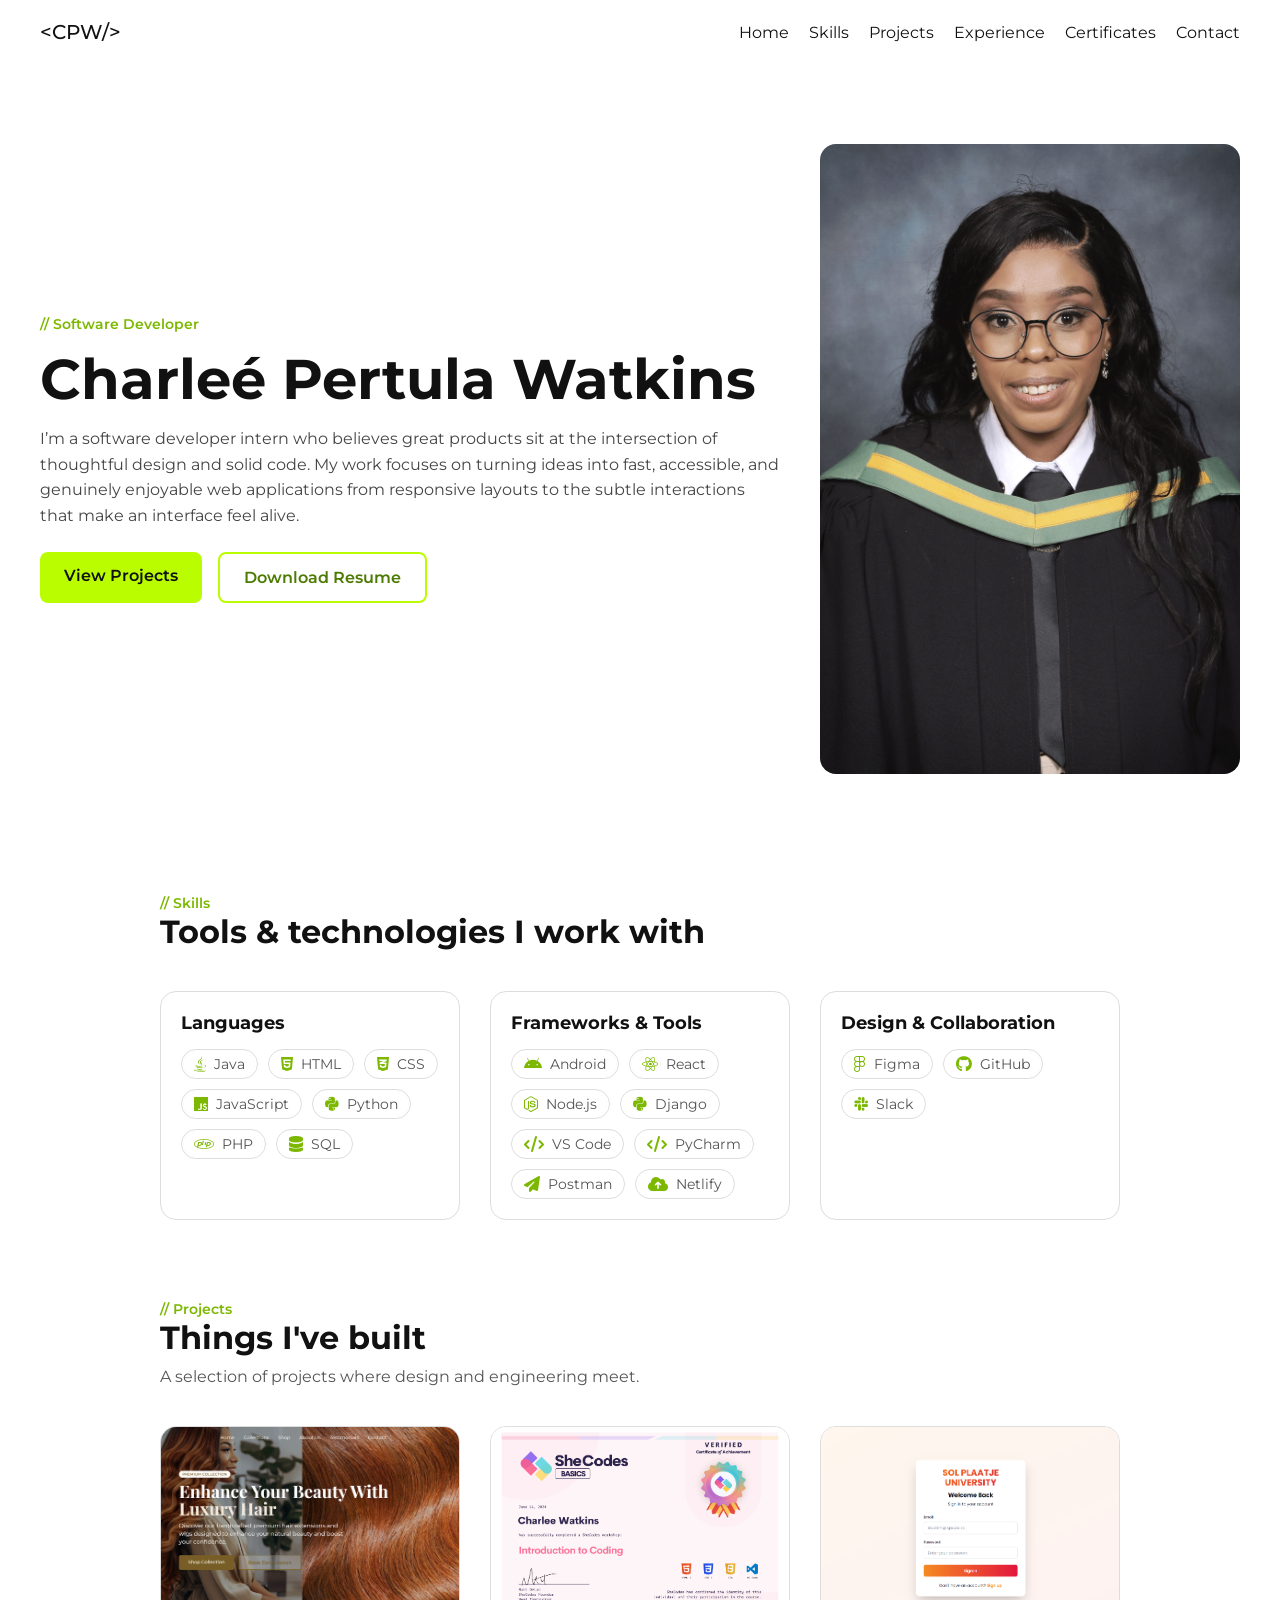
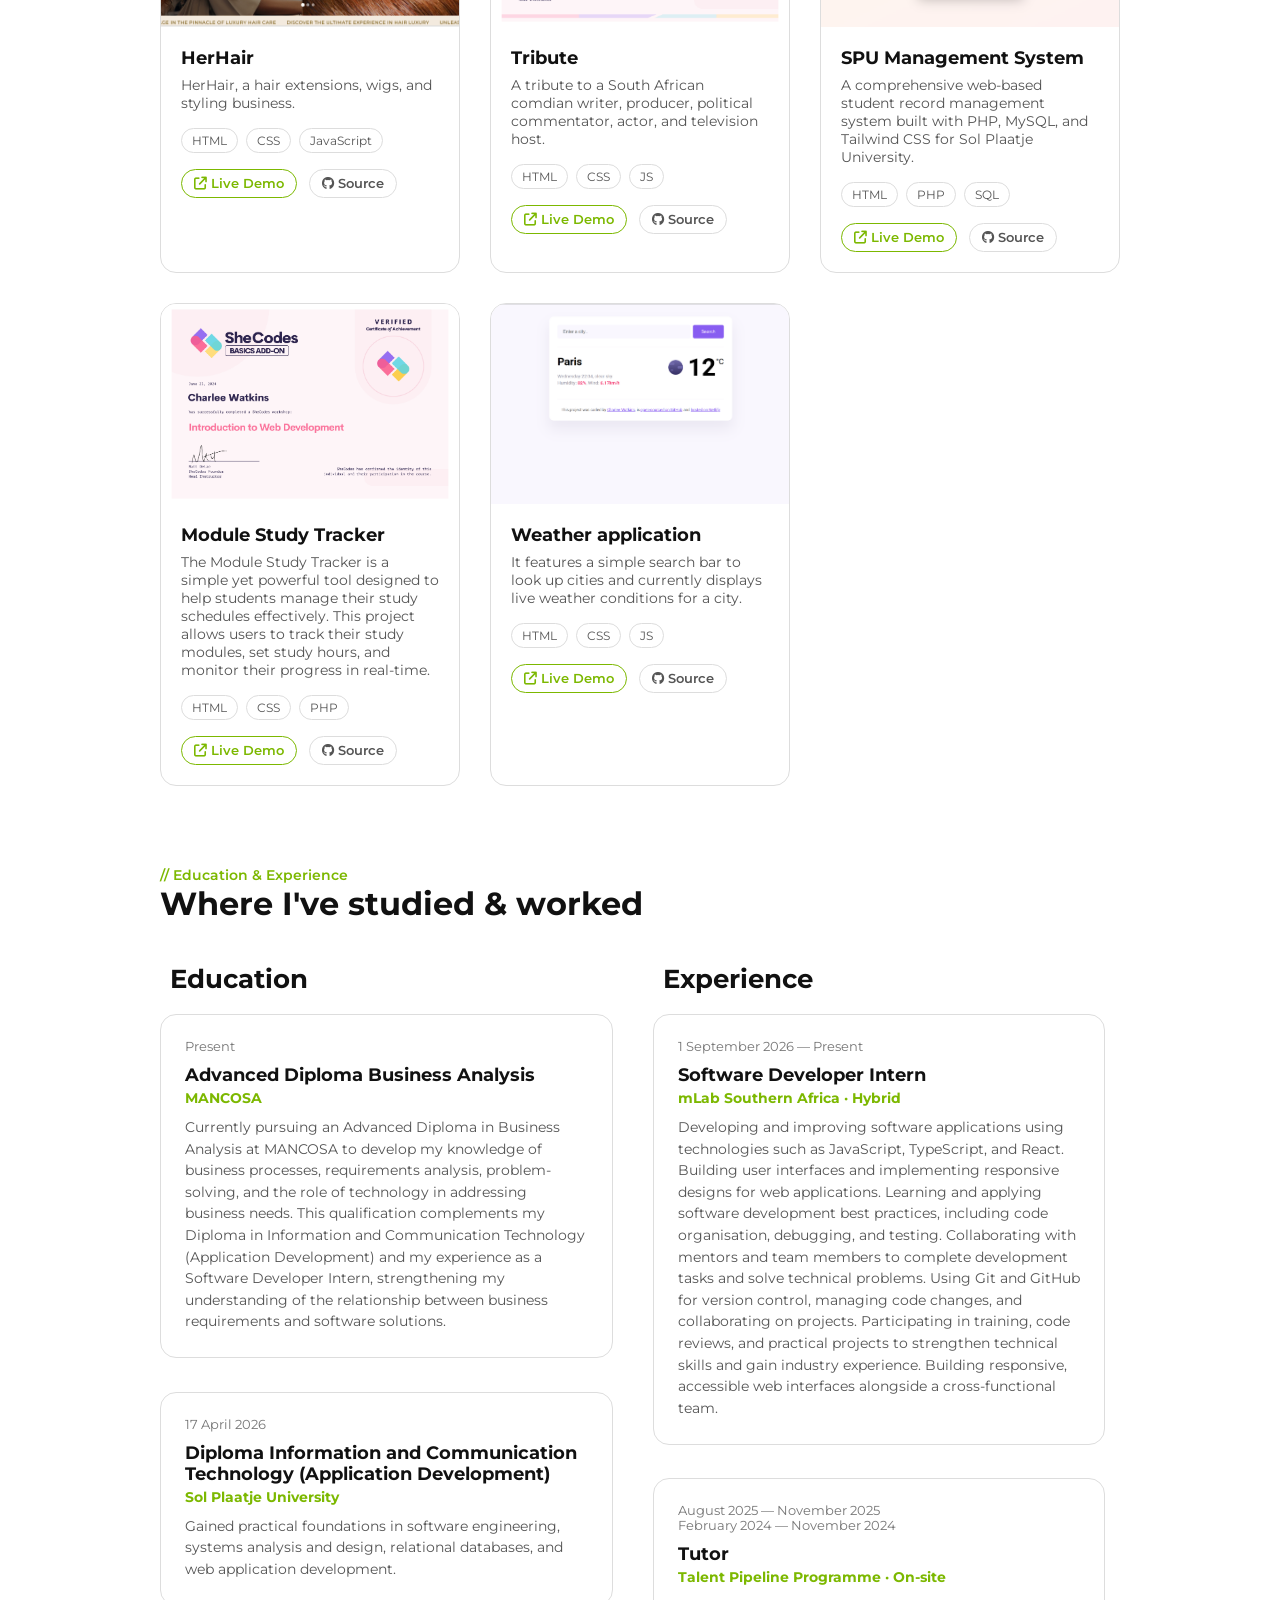
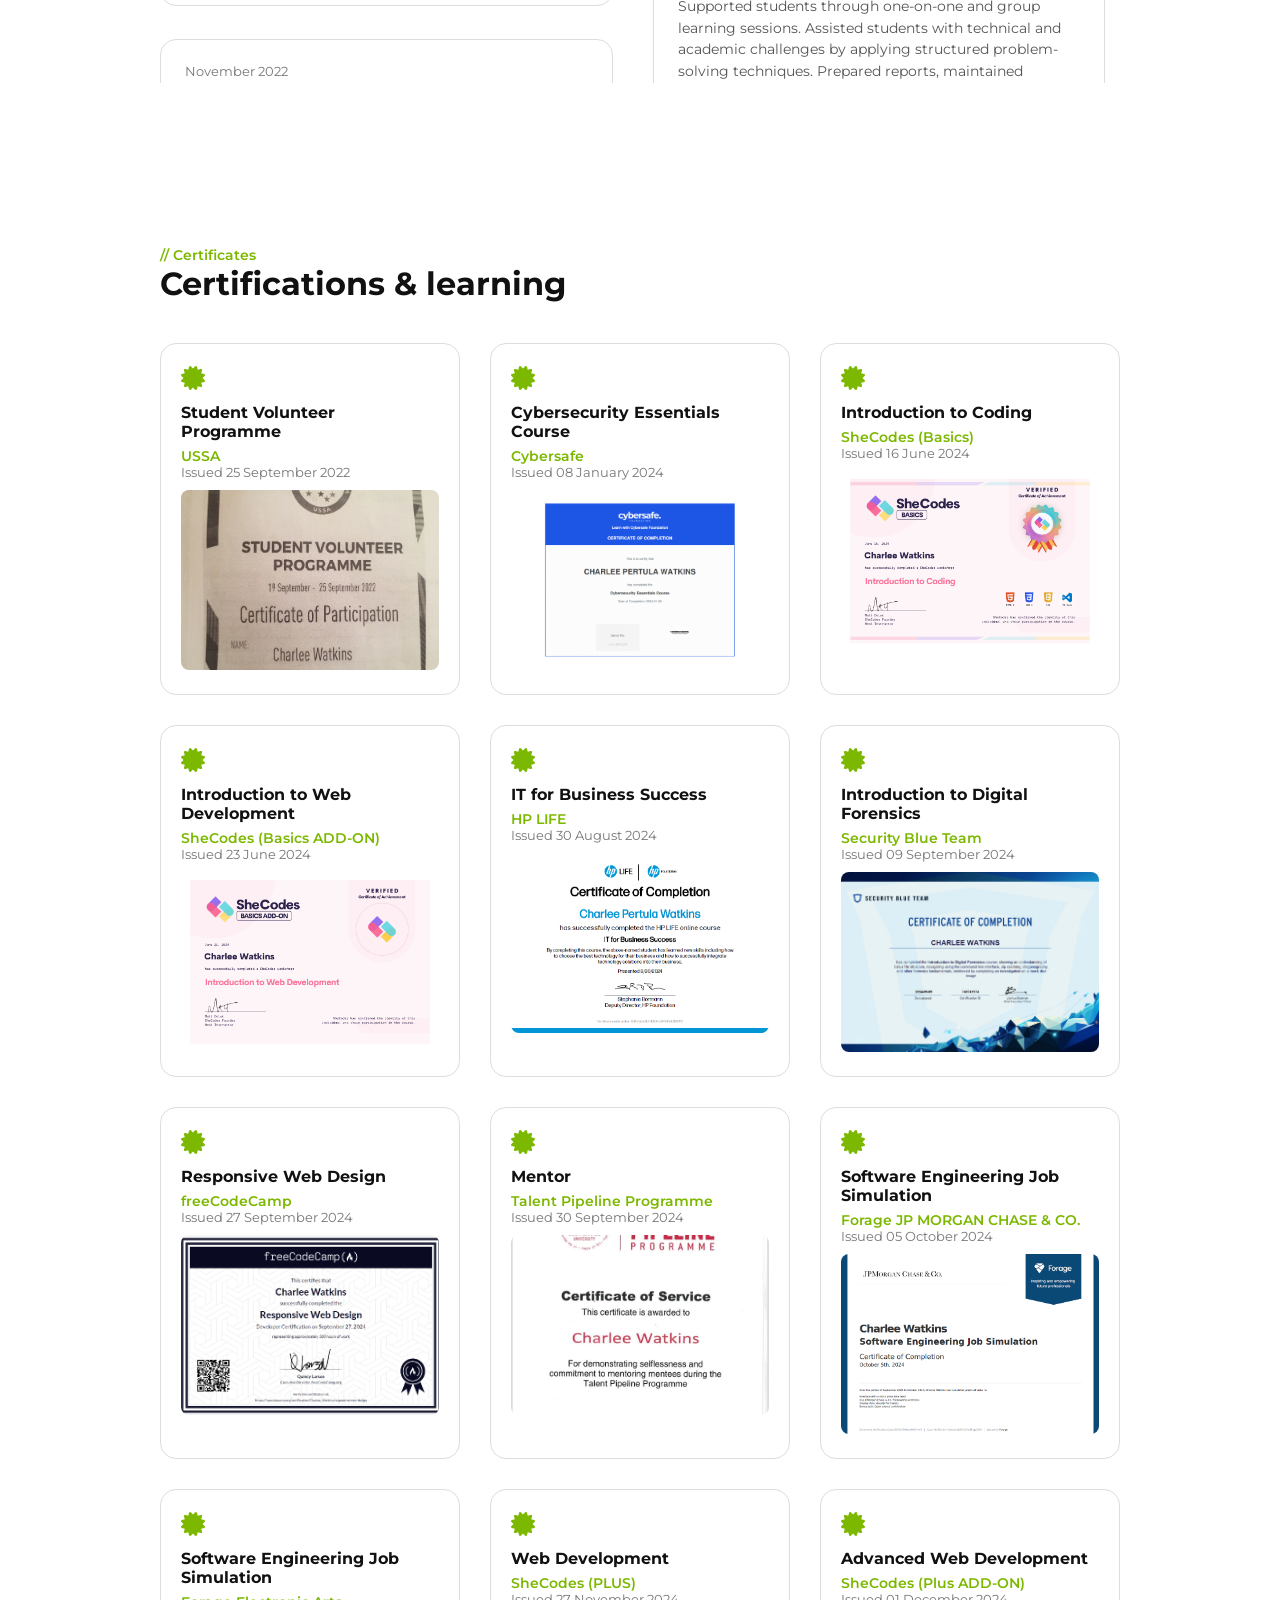
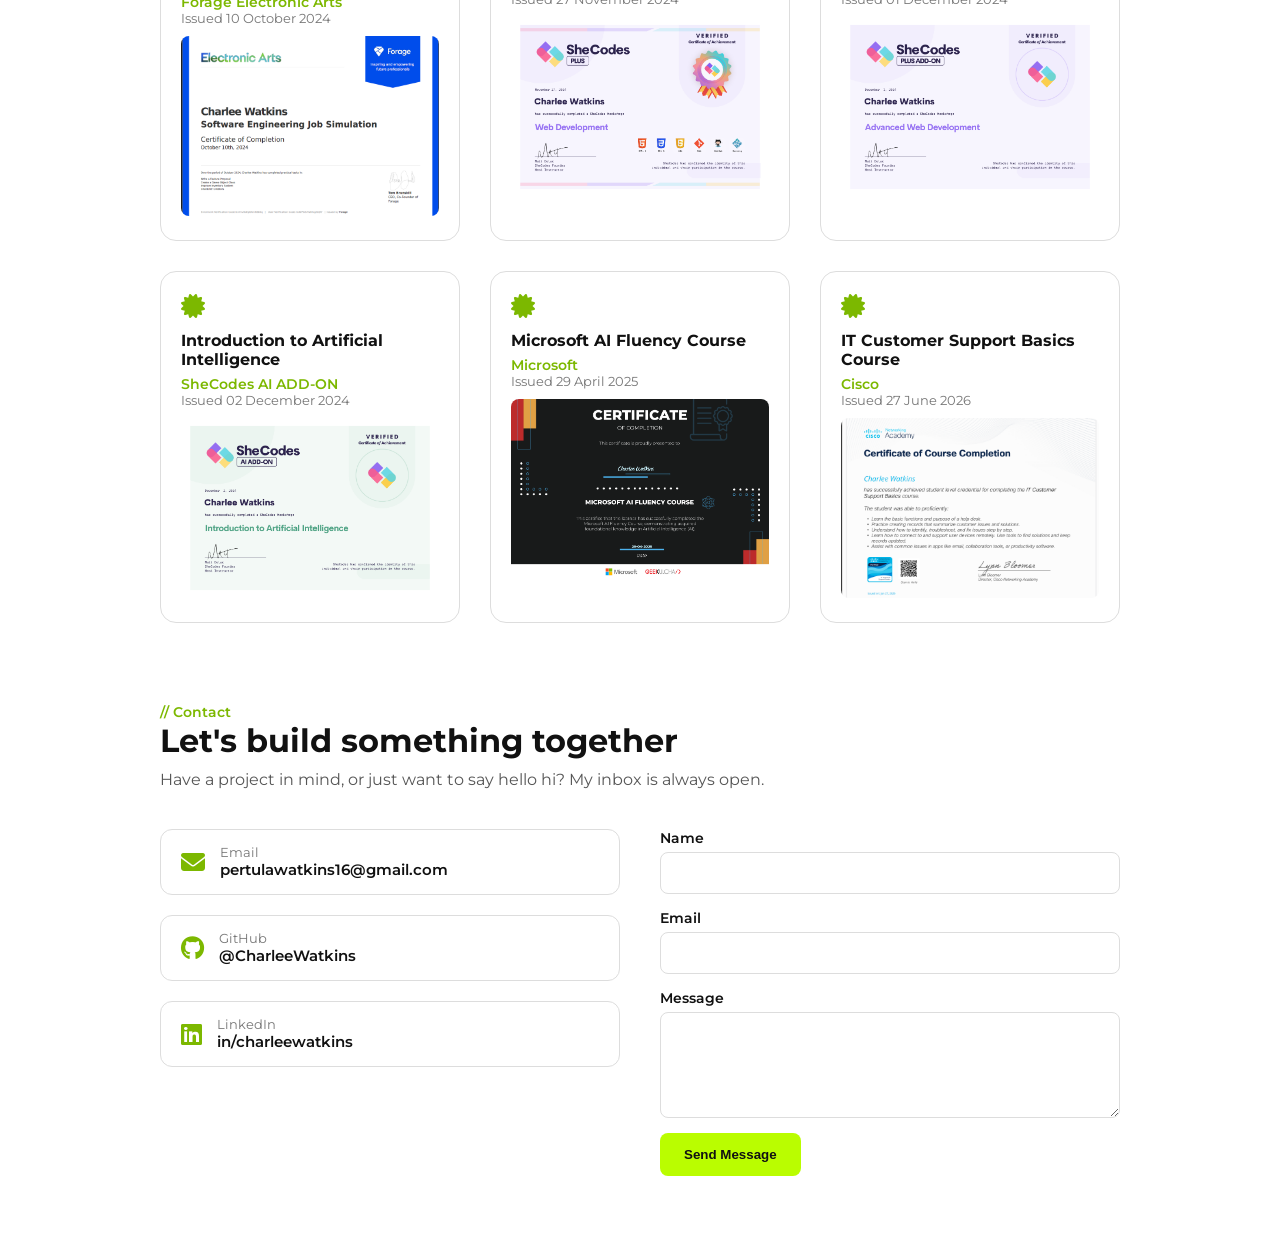
<file: index.html>
<!doctype html>
<html lang="en">
  <head>
    <meta charset="UTF-8" />
    <meta name="viewport" content="width=device-width, initial-scale=1.0" />
    <title>Charlee Watkins Portfolio</title>
    <link rel="stylesheet" href="/style.css" />
    <link rel="preconnect" href="https://fonts.googleapis.com" />
    <link rel="preconnect" href="https://fonts.gstatic.com" crossorigin />
    <link
      href="https://fonts.googleapis.com/css2?family=Montserrat:ital,wght@0,100..900;1,100..900&display=swap"
      rel="stylesheet"
    />
    <link
      rel="stylesheet"
      href="https://cdnjs.cloudflare.com/ajax/libs/font-awesome/6.5.2/css/all.min.css"
    />

    <link
      href="https://cdn.boxicons.com/3.0.8/fonts/basic/boxicons.min.css"
      rel="stylesheet"
    />
    <link
      href="https://cdn.boxicons.com/3.0.8/fonts/filled/boxicons-filled.min.css"
      rel="stylesheet"
    />
    <link
      href="https://cdn.boxicons.com/3.0.8/fonts/brands/boxicons-brands.min.css"
      rel="stylesheet"
    />
  </head>
  <body>
    <header class="nav">
      <div class="nav-container">
        <div class="logo-container">
          <a href="#home">
            <span class="logo_less_than">&#60;</span>CPW<span
              class="logo_greater_than"
              >/&#62;</span
            >
          </a>
        </div>

        <nav>
          <ul>
            <li><a href="#home">Home</a></li>
            <li><a href="#skills">Skills</a></li>
            <li><a href="#projects">Projects</a></li>
            <li><a href="#experience">Experience</a></li>
            <li><a href="#certificates">Certificates</a></li>
            <li><a href="#contact">Contact</a></li>
          </ul>
        </nav>
      </div>
    </header>

    <main class="main-section">
      <section class="hero" id="home">
        <div class="hero_user">
          <div class="hero_text">
            <p class="title">// Software Developer</p>
            <h1 class="hero_name">Charleé&nbsp;Pertula&nbsp;Watkins</h1>
            <p class="hero_description">
              I’m a software developer intern who believes great products sit at
              the intersection of thoughtful design and solid code. My work
              focuses on turning ideas into fast, accessible, and genuinely
              enjoyable web applications from responsive layouts to the subtle
              interactions that make an interface feel alive.
            </p>

            <div class="hero_action">
              <a href="#projects" class="btn_view_projects">
                <span>View Projects</span>
              </a>
              <a href="#" class="btn_cv">
                <span>Download Resume</span>
              </a>
            </div>
          </div>

          <img src="/assets/profile.jpg" alt="Charlee Watkins" class="image" />
        </div>
      </section>
      <section class="skills-section" id="skills">
        <div class="section-container">
          <div class="section-header">
            <p class="title">// Skills</p>
            <h2 class="section-title">Tools &amp; technologies I work with</h2>
          </div>

          <div class="skills-grid">
            <article class="skill-card">
              <h3>Languages</h3>
              <ul class="skill-tags">
                <li><i class="fa-brands fa-java"></i> Java</li>
                <li><i class="fa-brands fa-html5"></i> HTML</li>
                <li><i class="fa-brands fa-css3-alt"></i> CSS</li>
                <li><i class="fa-brands fa-js"></i> JavaScript</li>
                <li><i class="fa-brands fa-python"></i> Python</li>
                <li><i class="fa-brands fa-php"></i> PHP</li>
                <li><i class="fa-solid fa-database"></i> SQL</li>
              </ul>
            </article>

            <article class="skill-card">
              <h3>Frameworks &amp; Tools</h3>
              <ul class="skill-tags">
                <li><i class="fa-brands fa-android"></i> Android</li>
                <li><i class="fa-brands fa-react"></i> React</li>
                <li><i class="fa-brands fa-node-js"></i> Node.js</li>
                <li><i class="fa-brands fa-python"></i> Django</li>
                <li><i class="fa-solid fa-code"></i> VS Code</li>
                <li><i class="fa-solid fa-code"></i> PyCharm</li>
                <li><i class="fa-solid fa-paper-plane"></i> Postman</li>
                <li><i class="fa-solid fa-cloud-arrow-up"></i> Netlify</li>
              </ul>
            </article>

            <article class="skill-card">
              <h3>Design &amp; Collaboration</h3>
              <ul class="skill-tags">
                <li><i class="fa-brands fa-figma"></i> Figma</li>
                <li><i class="fa-brands fa-github"></i> GitHub</li>
                <li><i class="fa-brands fa-slack"></i> Slack</li>
              </ul>
            </article>
          </div>
        </div>
      </section>

      <section class="project-section" id="projects">
        <div class="section-container">
          <div class="section-header">
            <p class="title">// Projects</p>
            <h2 class="section-title">Things I've built</h2>
            <p class="section-subtitle">
              A selection of projects where design and engineering meet.
            </p>
          </div>

          <div class="projects-grid">
            <article class="project-card">
              <div class="project-image">
                <img
                  src="/assets/herhair.png"
                  alt="Screenshot of Portfolio Website project"
                />
              </div>
              <div class="project-content">
                <h3>HerHair</h3>
                <p>HerHair, a hair extensions, wigs, and styling business.</p>
                <ul class="project-tags">
                  <li>HTML</li>
                  <li>CSS</li>
                  <li>JavaScript</li>
                </ul>
                <div class="project-links">
                  <a
                    href="https://herhair.netlify.app/"
                    class="project-link"
                    aria-label="View live demo"
                    target="_blank"
                  >
                    <i
                      class="fa-solid fa-arrow-up-right-from-square"
                      aria-hidden="true"
                    ></i>
                    Live Demo
                  </a>
                  <a
                    href="#"
                    class="project-link"
                    aria-label="View source code"
                  >
                    <i class="fa-brands fa-github" aria-hidden="true"></i>
                    Source
                  </a>
                </div>
              </div>
            </article>

            <article class="project-card">
              <div class="project-image">
                <img
                  src="/assets/Charlee Watkins Introduction to Coding.png"
                  alt="Screenshot of Task Manager App project"
                />
              </div>
              <div class="project-content">
                <h3>Tribute</h3>
                <p>
                  A tribute to a South African comdian writer, producer,
                  political commentator, actor, and television host.
                </p>
                <ul class="project-tags">
                  <li>HTML</li>
                  <li>CSS</li>
                  <li>JS</li>
                </ul>
                <div class="project-links">
                  <a href="#" class="project-link" aria-label="View live demo">
                    <i
                      class="fa-solid fa-arrow-up-right-from-square"
                      aria-hidden="true"
                    ></i>
                    Live Demo
                  </a>
                  <a
                    href="#"
                    class="project-link"
                    aria-label="View source code"
                  >
                    <i class="fa-brands fa-github" aria-hidden="true"></i>
                    Source
                  </a>
                </div>
              </div>
            </article>

            <article class="project-card">
              <div class="project-image">
                <img src="/assets/spu.png" alt="Management" />
              </div>
              <div class="project-content">
                <h3>SPU Management System</h3>
                <p>
                  A comprehensive web-based student record management system
                  built with PHP, MySQL, and Tailwind CSS for Sol Plaatje
                  University.
                </p>
                <ul class="project-tags">
                  <li>HTML</li>
                  <li>PHP</li>
                  <li>SQL</li>
                </ul>
                <div class="project-links">
                  <a href="#" class="project-link" aria-label="View live demo">
                    <i
                      class="fa-solid fa-arrow-up-right-from-square"
                      aria-hidden="true"
                    ></i>
                    Live Demo
                  </a>
                  <a
                    href="https://github.com/CharleeWatkins/spumanagementsystem.git"
                    class="project-link"
                    aria-label="View source code"
                  >
                    <i class="fa-brands fa-github" aria-hidden="true"></i>
                    Source
                  </a>
                </div>
              </div>
            </article>
            <article class="project-card">
              <div class="project-image">
                <img
                  src="/assets/Charlee Watkins Introduction Web Development.png"
                  alt="Module tracker"
                />
              </div>
              <div class="project-content">
                <h3>Module Study Tracker</h3>
                <p>
                  The Module Study Tracker is a simple yet powerful tool
                  designed to help students manage their study schedules
                  effectively. This project allows users to track their study
                  modules, set study hours, and monitor their progress in
                  real-time.
                </p>
                <ul class="project-tags">
                  <li>HTML</li>
                  <li>CSS</li>
                  <li>PHP</li>
                </ul>
                <div class="project-links">
                  <a href="#" class="project-link" aria-label="View live demo">
                    <i
                      class="fa-solid fa-arrow-up-right-from-square"
                      aria-hidden="true"
                    ></i>
                    Live Demo
                  </a>
                  <a
                    href="#"
                    class="project-link"
                    aria-label="View source code"
                  >
                    <i class="fa-brands fa-github" aria-hidden="true"></i>
                    Source
                  </a>
                </div>
              </div>
            </article>

            <article class="project-card">
              <div class="project-image">
                <img
                  src="/assets/Screenshot 2026-11-18 220737.png"
                  alt="Screenshot of Weather Dashboard project"
                />
              </div>
              <div class="project-content">
                <h3>Weather application</h3>
                <p>
                  It features a simple search bar to look up cities and
                  currently displays live weather conditions for a city.
                </p>
                <ul class="project-tags">
                  <li>HTML</li>
                  <li>CSS</li>
                  <li>JS</li>
                </ul>
                <div class="project-links">
                  <a
                    href="https://heroic-pudding-81ddb9.netlify.app/"
                    class="project-link"
                    aria-label="View live demo"
                  >
                    <i
                      class="fa-solid fa-arrow-up-right-from-square"
                      aria-hidden="true"
                    ></i>
                    Live Demo
                  </a>
                  <a
                    href="https://github.com/CharleeWatkins/Weather.git"
                    class="project-link"
                    aria-label="View source code"
                  >
                    <i class="fa-brands fa-github" aria-hidden="true"></i>
                    Source
                  </a>
                </div>
              </div>
            </article>
          </div>
        </div>
      </section>
      <!-- Education -->

      <div class="timelinewrapper" id="experience">
        <div class="section-header">
          <p class="title">// Education & Experience</p>
          <h2 class="section-title">Where I've studied & worked</h2>
        </div>

        <div class="timeline-row">
          <div class="timeline-col">
            <h2 class="heading"><i class="bx bx-education"></i> Education</h2>

            <div class="timeline-box">
              <div class="content-box">
                <div class="date">
                  <div><i class="bx bx-calendar"></i> Present</div>
                </div>
                <h3>Advanced Diploma Business Analysis</h3>
                <h4>MANCOSA</h4>
                <p>
                  Currently pursuing an Advanced Diploma in Business Analysis at
                  MANCOSA to develop my knowledge of business processes,
                  requirements analysis, problem-solving, and the role of
                  technology in addressing business needs. This qualification
                  complements my Diploma in Information and Communication
                  Technology (Application Development) and my experience as a
                  Software Developer Intern, strengthening my understanding of
                  the relationship between business requirements and software
                  solutions.
                </p>
              </div>

              <div class="content-box">
                <div class="date">
                  <div><i class="bx bx-calendar"></i>17 April 2026</div>
                </div>
                <h3>
                  Diploma Information and Communication Technology (Application
                  Development)
                </h3>
                <h4>Sol Plaatje University</h4>
                <p>
                  Gained practical foundations in software engineering, systems
                  analysis and design, relational databases, and web application
                  development.
                </p>
              </div>

              <div class="content-box">
                <div class="date">
                  <div><i class="bx bx-calendar"></i>November 2022</div>
                </div>
                <h3>Homevale High School</h3>
                <p>
                  Completed Grade 12 with a focus on Science and Technology.
                </p>
              </div>
            </div>
          </div>

          <div class="timeline-col">
            <h2 class="heading"><i class="bx bx-briefcase"></i> Experience</h2>

            <div class="timeline-box">
              <div class="content-box">
                <div class="date">
                  <div>
                    <i class="bx bx-calendar"></i>1 September 2026 — Present
                  </div>
                </div>
                <h3>Software Developer Intern</h3>
                <h4>mLab Southern Africa · Hybrid</h4>
                <p>
                  Developing and improving software applications using
                  technologies such as JavaScript, TypeScript, and React.
                  Building user interfaces and implementing responsive designs
                  for web applications. Learning and applying software
                  development best practices, including code organisation,
                  debugging, and testing. Collaborating with mentors and team
                  members to complete development tasks and solve technical
                  problems. Using Git and GitHub for version control, managing
                  code changes, and collaborating on projects. Participating in
                  training, code reviews, and practical projects to strengthen
                  technical skills and gain industry experience. Building
                  responsive, accessible web interfaces alongside a
                  cross-functional team.
                </p>
              </div>

              <div class="content-box">
                <div class="date">
                  <div>
                    <i class="bx bx-calendar"></i>August 2025 — November 2025
                  </div>
                  <div>
                    <i class="bx bx-calendar"></i>February 2024 — November 2024
                  </div>
                </div>
                <h3>Tutor</h3>
                <h4>Talent Pipeline Programme · On-site</h4>
                <p>
                  Supported students through one-on-one and group learning
                  sessions. Assisted students with technical and academic
                  challenges by applying structured problem-solving techniques.
                  Prepared reports, maintained programme documentation, and
                  created learning resources using Microsoft 365. Monitored
                  student progress and maintained accurate administrative
                  records. Worked collaboratively with programme coordinators to
                  improve student outcomes.
                </p>
              </div>

              <div class="content-box">
                <div class="date">
                  <div>
                    <i class="bx bx-calendar"></i>August 2026 — August 2026
                  </div>
                  <div>
                    <i class="bx bx-calendar"></i>December 2024 - February 2025
                  </div>
                </div>
                <h3>Sale Assistant</h3>
                <h4>Rage SA · On-site</h4>
                <p>
                  Delivered excellent customer service by assisting customers
                  with enquiries, product selection, and issue resolution in a
                  professional and friendly manner. Processed cash, card,
                  returns, and exchange transactions accurately while
                  maintaining attention to detail and accountability. Maintained
                  merchandising standards and housekeeping to ensure a clean,
                  organised, and customerfriendly store environment. Assisted
                  with stock management, replenishment, stock counts, and
                  safeguarding merchandise to minimize stock losses. Opened new
                  customer accounts and promoted loyalty card registrations
                  while explaining benefits and company promotions.
                </p>
              </div>

              <div class="content-box">
                <div class="date">
                  <div>
                    <i class="bx bx-calendar"></i>January 2024 - November 2024
                  </div>
                </div>
                <h3>Peer Educator</h3>
                <h4>SPU Health and Wellness Centre · On-site</h4>
                <p>
                  Supported student wellness initiatives and awareness
                  campaigns. Assisted with student engagement activities and
                  peer support programmes.
                </p>
              </div>

              <div class="content-box">
                <div class="date">
                  <div>
                    <i class="bx bx-calendar"></i>March 2024 - July 2024
                  </div>
                </div>
                <h3>Student Mentor</h3>
                <h4>SPU Talent Pipeline Programme · On-site</h4>
                <p>
                  Mentored learners by providing academic support, homework
                  assistance, and regular check-ins to track progress. Guided
                  students on study strategies and personal development while
                  offering feedback to improve performance and confidence.
                </p>
              </div>

              <div class="content-box">
                <div class="date">
                  <div>
                    <i class="bx bx-calendar"></i>March 2024 - November 2024
                  </div>
                </div>
                <h3>Mentor</h3>
                <h4>SPU Geekulcha Student Society (GKSS) · On-site</h4>
                <p>
                  Delivered hands-on mentoring in robotics and basic
                  programming, guiding learners through practical activities and
                  problem-solving tasks. Provided personalised support,
                  monitored progress, and collaborated with facilitators to
                  enhance learning outcomes and maintain an engaging
                  environment.
                </p>
              </div>

              <div class="content-box">
                <div class="date">
                  <div>
                    <i class="bx bx-calendar"></i>September 2022 - September
                    2022
                  </div>
                  <div>
                    <i class="bx bx-calendar"></i>September 2023 - September
                    2023
                  </div>
                </div>
                <h3>Student Volunteer</h3>
                <h4>SPU TUSSA 7s Rugby Tournament · On-site</h4>
                <p>
                  Mentored learners by providing academic support, homework
                  assistance, and regular check-ins to track progress. Guided
                  students on study strategies and personal development while
                  offering feedback to improve performance and confidence
                </p>
              </div>
            </div>
          </div>
        </div>
      </div>

      <section class="certificates-section" id="certificates">
        <div class="section-container">
          <div class="section-header">
            <p class="title">// Certificates</p>
            <h2 class="section-title">Certifications &amp; learning</h2>
          </div>

          <div class="certificates-grid">
            <article class="certificate-card">
              <div class="certificate-icon">
                <i class="fa-solid fa-certificate" aria-hidden="true"></i>
              </div>
              <div class="certificate-content">
                <h3>Student Volunteer Programme</h3>
                <p class="certificate-issuer">USSA</p>
                <p class="certificate-date">Issued 25 September 2022</p>
                <img
                  src="/assets/student volunteer.png"
                  width="260px"
                  height="250px"
                />
              </div>
            </article>

            <article class="certificate-card">
              <div class="certificate-icon">
                <i class="fa-solid fa-certificate" aria-hidden="true"></i>
              </div>
              <div class="certificate-content">
                <h3>Cybersecurity Essentials Course</h3>
                <p class="certificate-issuer">Cybersafe</p>
                <p class="certificate-date">Issued 08 January 2024</p>
                <img
                  src="/assets/cybersecurity essentials course.png"
                  width="260px"
                  height="250px"
                />
              </div>
            </article>

            <article class="certificate-card">
              <div class="certificate-icon">
                <i class="fa-solid fa-certificate" aria-hidden="true"></i>
              </div>
              <div class="certificate-content">
                <h3>Introduction to Coding</h3>
                <p class="certificate-issuer">SheCodes (Basics)</p>
                <p class="certificate-date">Issued 16 June 2024</p>
                <img
                  src="/assets/Charlee Watkins Introduction to Coding.png"
                  width="260px"
                  height="250px"
                />
              </div>
            </article>

            <article class="certificate-card">
              <div class="certificate-icon">
                <i class="fa-solid fa-certificate" aria-hidden="true"></i>
              </div>
              <div class="certificate-content">
                <h3>Introduction to Web Development</h3>
                <p class="certificate-issuer">SheCodes (Basics ADD-ON)</p>
                <p class="certificate-date">Issued 23 June 2024</p>
                <img
                  src="/assets/Charlee Watkins Introduction Web Development.png"
                  width="260px"
                  height="250px"
                />
              </div>
            </article>

            <article class="certificate-card">
              <div class="certificate-icon">
                <i class="fa-solid fa-certificate" aria-hidden="true"></i>
              </div>
              <div class="certificate-content">
                <h3>IT for Business Success</h3>
                <p class="certificate-issuer">HP LIFE</p>
                <p class="certificate-date">Issued 30 August 2024</p>
                <img
                  src="/assets/it for business success.png"
                  width="260px"
                  height="250px"
                />
              </div>
            </article>

            <article class="certificate-card">
              <div class="certificate-icon">
                <i class="fa-solid fa-certificate" aria-hidden="true"></i>
              </div>
              <div class="certificate-content">
                <h3>Introduction to Digital Forensics</h3>
                <p class="certificate-issuer">Security Blue Team</p>
                <p class="certificate-date">Issued 09 September 2024</p>
                <img
                  src="/assets/Digital forensics.png"
                  width="260px"
                  height="250px"
                />
              </div>
            </article>

            <article class="certificate-card">
              <div class="certificate-icon">
                <i class="fa-solid fa-certificate" aria-hidden="true"></i>
              </div>
              <div class="certificate-content">
                <h3>Responsive Web Design</h3>
                <p class="certificate-issuer">freeCodeCamp</p>
                <p class="certificate-date">Issued 27 September 2024</p>
                <img
                  src="/assets/Responsive Web Design.png"
                  width="260px"
                  height="250px"
                />
              </div>
            </article>
            <article class="certificate-card">
              <div class="certificate-icon">
                <i class="fa-solid fa-certificate" aria-hidden="true"></i>
              </div>
              <div class="certificate-content">
                <h3>Mentor</h3>
                <p class="certificate-issuer">Talent Pipeline Programme</p>
                <p class="certificate-date">Issued 30 September 2024</p>
                <img
                  src="/assets/1732284808596.jpg"
                  width="260px"
                  height="250px"
                />
              </div>
            </article>

            <article class="certificate-card">
              <div class="certificate-icon">
                <i class="fa-solid fa-certificate" aria-hidden="true"></i>
              </div>
              <div class="certificate-content">
                <h3>Software Engineering Job Simulation</h3>
                <p class="certificate-issuer">Forage JP MORGAN CHASE & CO.</p>
                <p class="certificate-date">Issued 05 October 2024</p>
                <img
                  src="/assets/ForageSEjobsimulation.png"
                  width="260px"
                  height="250px"
                />
              </div>
            </article>

            <article class="certificate-card">
              <div class="certificate-icon">
                <i class="fa-solid fa-certificate" aria-hidden="true"></i>
              </div>
              <div class="certificate-content">
                <h3>Software Engineering Job Simulation</h3>
                <p class="certificate-issuer">Forage Electronic Arts</p>
                <p class="certificate-date">Issued 10 October 2024</p>
                <img src="/assets/SEseJS.png" width="260px" height="250px" />
              </div>
            </article>

            <article class="certificate-card">
              <div class="certificate-icon">
                <i class="fa-solid fa-certificate" aria-hidden="true"></i>
              </div>
              <div class="certificate-content">
                <h3>Web Development</h3>
                <p class="certificate-issuer">SheCodes (PLUS)</p>
                <p class="certificate-date">Issued 27 November 2024</p>
                <img
                  src="/assets/Charlee Watkins Web Development.png"
                  width="260px"
                  height="250px"
                />
              </div>
            </article>

            <article class="certificate-card">
              <div class="certificate-icon">
                <i class="fa-solid fa-certificate" aria-hidden="true"></i>
              </div>
              <div class="certificate-content">
                <h3>Advanced Web Development</h3>
                <p class="certificate-issuer">SheCodes (Plus ADD-ON)</p>
                <p class="certificate-date">Issued 01 December 2024</p>
                <img
                  src="/assets//Charlee Watkins Advance Web Development.png"
                  width="260px"
                  height="250px"
                />
              </div>
            </article>

            <article class="certificate-card">
              <div class="certificate-icon">
                <i class="fa-solid fa-certificate" aria-hidden="true"></i>
              </div>
              <div class="certificate-content">
                <h3>Introduction to Artificial Intelligence</h3>
                <p class="certificate-issuer">SheCodes AI ADD-ON</p>
                <p class="certificate-date">Issued 02 December 2024</p>
                <img
                  src="/assets/Charlee Watkins SheCodes AI.png"
                  width="260px"
                  height="250px"
                />
              </div>
            </article>

            <article class="certificate-card">
              <div class="certificate-icon">
                <i class="fa-solid fa-certificate" aria-hidden="true"></i>
              </div>
              <div class="certificate-content">
                <h3>Microsoft AI Fluency Course</h3>
                <p class="certificate-issuer">Microsoft</p>
                <p class="certificate-date">Issued 29 April 2025</p>
                <img
                  src="/assets/Charlee  - Certificate - MSAISkillsDev Course - 20250429141421.png"
                  width="260px"
                  height="250px"
                />
              </div>
            </article>

            <article class="certificate-card">
              <div class="certificate-icon">
                <i class="fa-solid fa-certificate" aria-hidden="true"></i>
              </div>
              <div class="certificate-content">
                <h3>IT Customer Support Basics Course</h3>
                <p class="certificate-issuer">Cisco</p>
                <p class="certificate-date">Issued 27 June 2026</p>
                <img
                  src="/assets/It customer support.png"
                  width="260px"
                  height="250px"
                />
              </div>
            </article>
          </div>
        </div>
      </section>

      <section class="contact-section" id="contact">
        <div class="section-container">
          <div class="section-header">
            <p class="title">// Contact</p>
            <h2 class="section-title">Let's build something together</h2>
            <p class="section-subtitle">
              Have a project in mind, or just want to say hello hi? My inbox is
              always open.
            </p>
          </div>

          <div class="contact-body">
            <div class="contact-info">
              <a href="mailto:pertulawatkins16@gmail.com" class="contact-item">
                <i class="fa-solid fa-envelope" aria-hidden="true"></i>
                <div>
                  <span class="contact-label">Email</span>
                  <span class="contact-value">pertulawatkins16@gmail.com</span>
                </div>
              </a>

              <a
                href="https://github.com/CharleeWatkins/"
                target="_blank"
                rel="noopener noreferrer"
                class="contact-item"
              >
                <i class="fa-brands fa-github" aria-hidden="true"></i>
                <div>
                  <span class="contact-label">GitHub</span>
                  <span class="contact-value">@CharleeWatkins</span>
                </div>
              </a>

              <a
                href="www.linkedin.com/in/charleé-watkins-2180a62ab"
                target="_blank"
                rel="noopener noreferrer"
                class="contact-item"
              >
                <i class="fa-brands fa-linkedin" aria-hidden="true"></i>
                <div>
                  <span class="contact-label">LinkedIn</span>
                  <span class="contact-value">in/charleewatkins</span>
                </div>
              </a>
            </div>

            <form
              class="contact-form"
              action="https://formspree.io/f/xrpqkvlr"
              method="POST"
            >
              <div class="form-group">
                <label for="contact-name">Name</label>
                <input type="text" id="contact-name" name="name" required />
              </div>

              <div class="form-group">
                <label for="contact-email">Email</label>
                <input type="email" id="contact-email" name="email" required />
              </div>

              <div class="form-group">
                <label for="contact-message">Message</label>
                <textarea
                  id="contact-message"
                  name="message"
                  rows="5"
                  required
                ></textarea>
              </div>

              <button type="submit" class="btn_view_projects">
                <span>Send Message</span>
              </button>
            </form>
          </div>
        </div>
      </section>
    </main>
  </body>
</html>
</file>
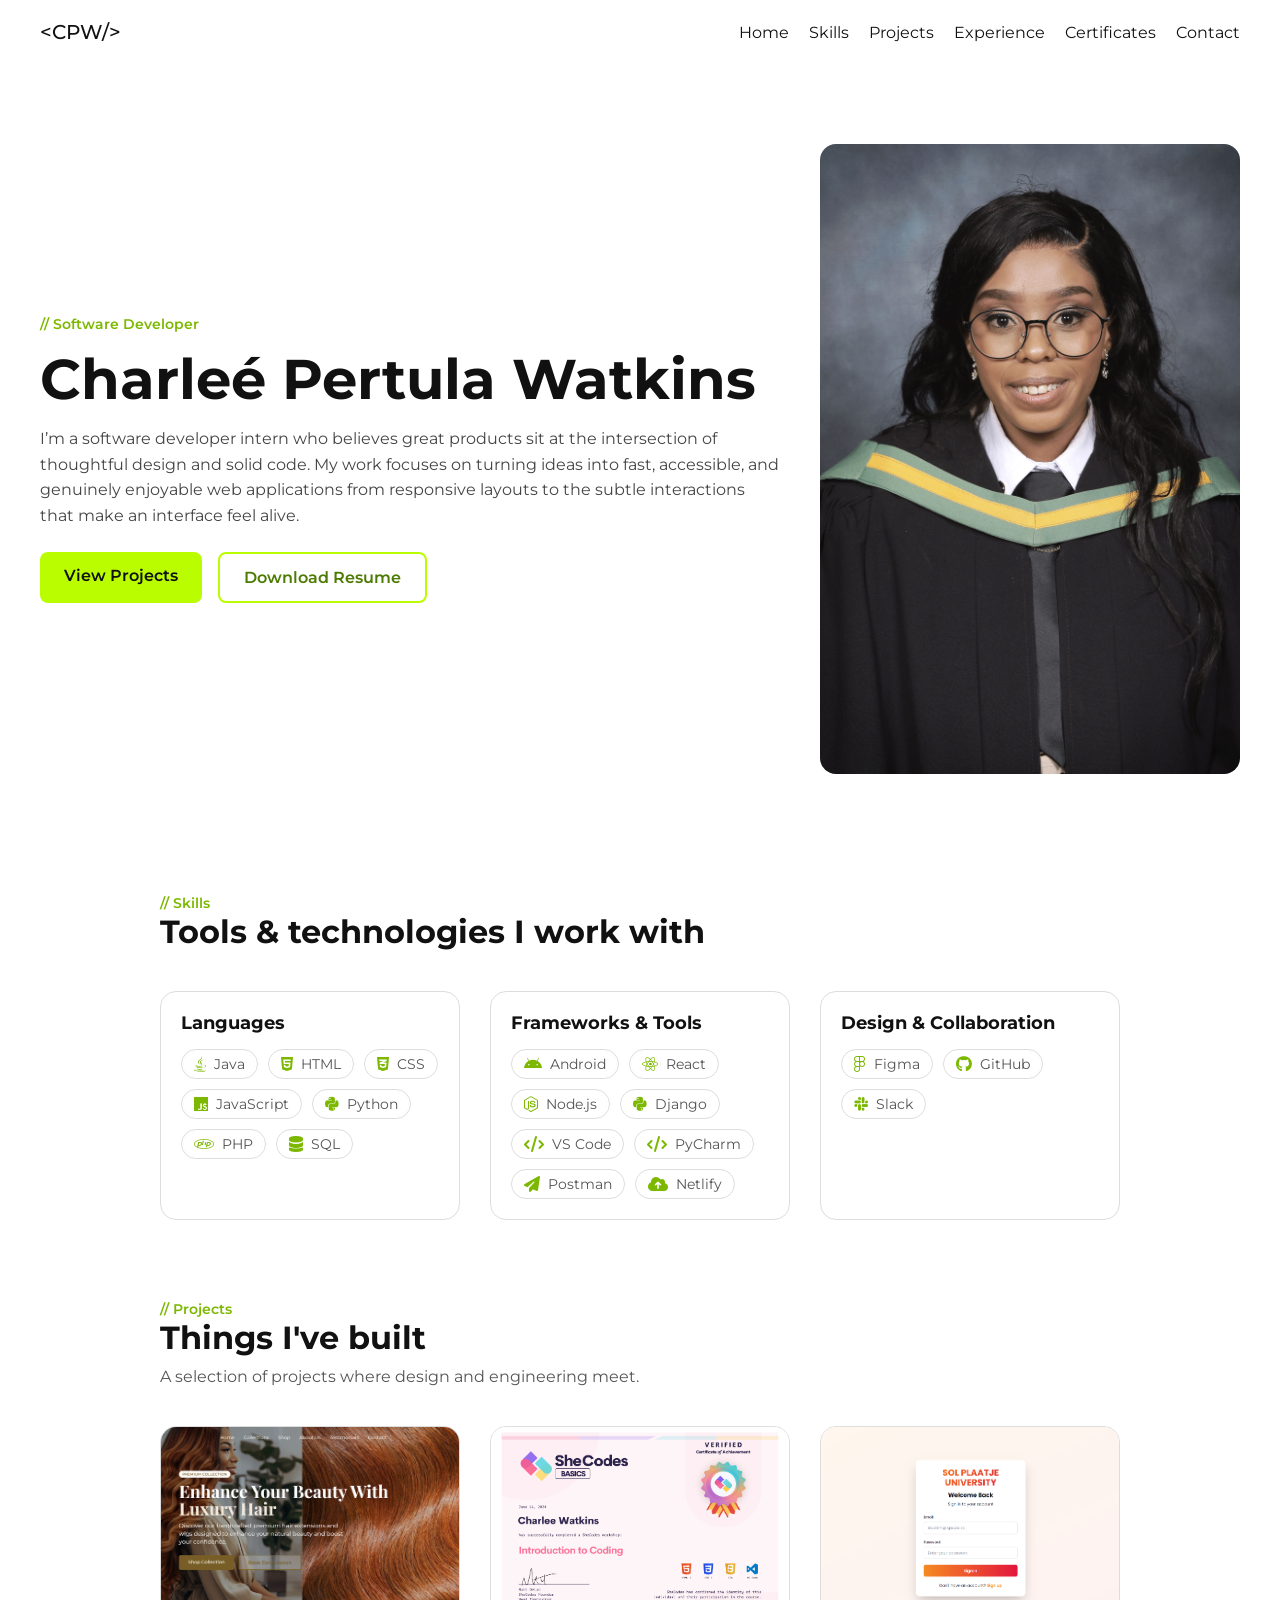
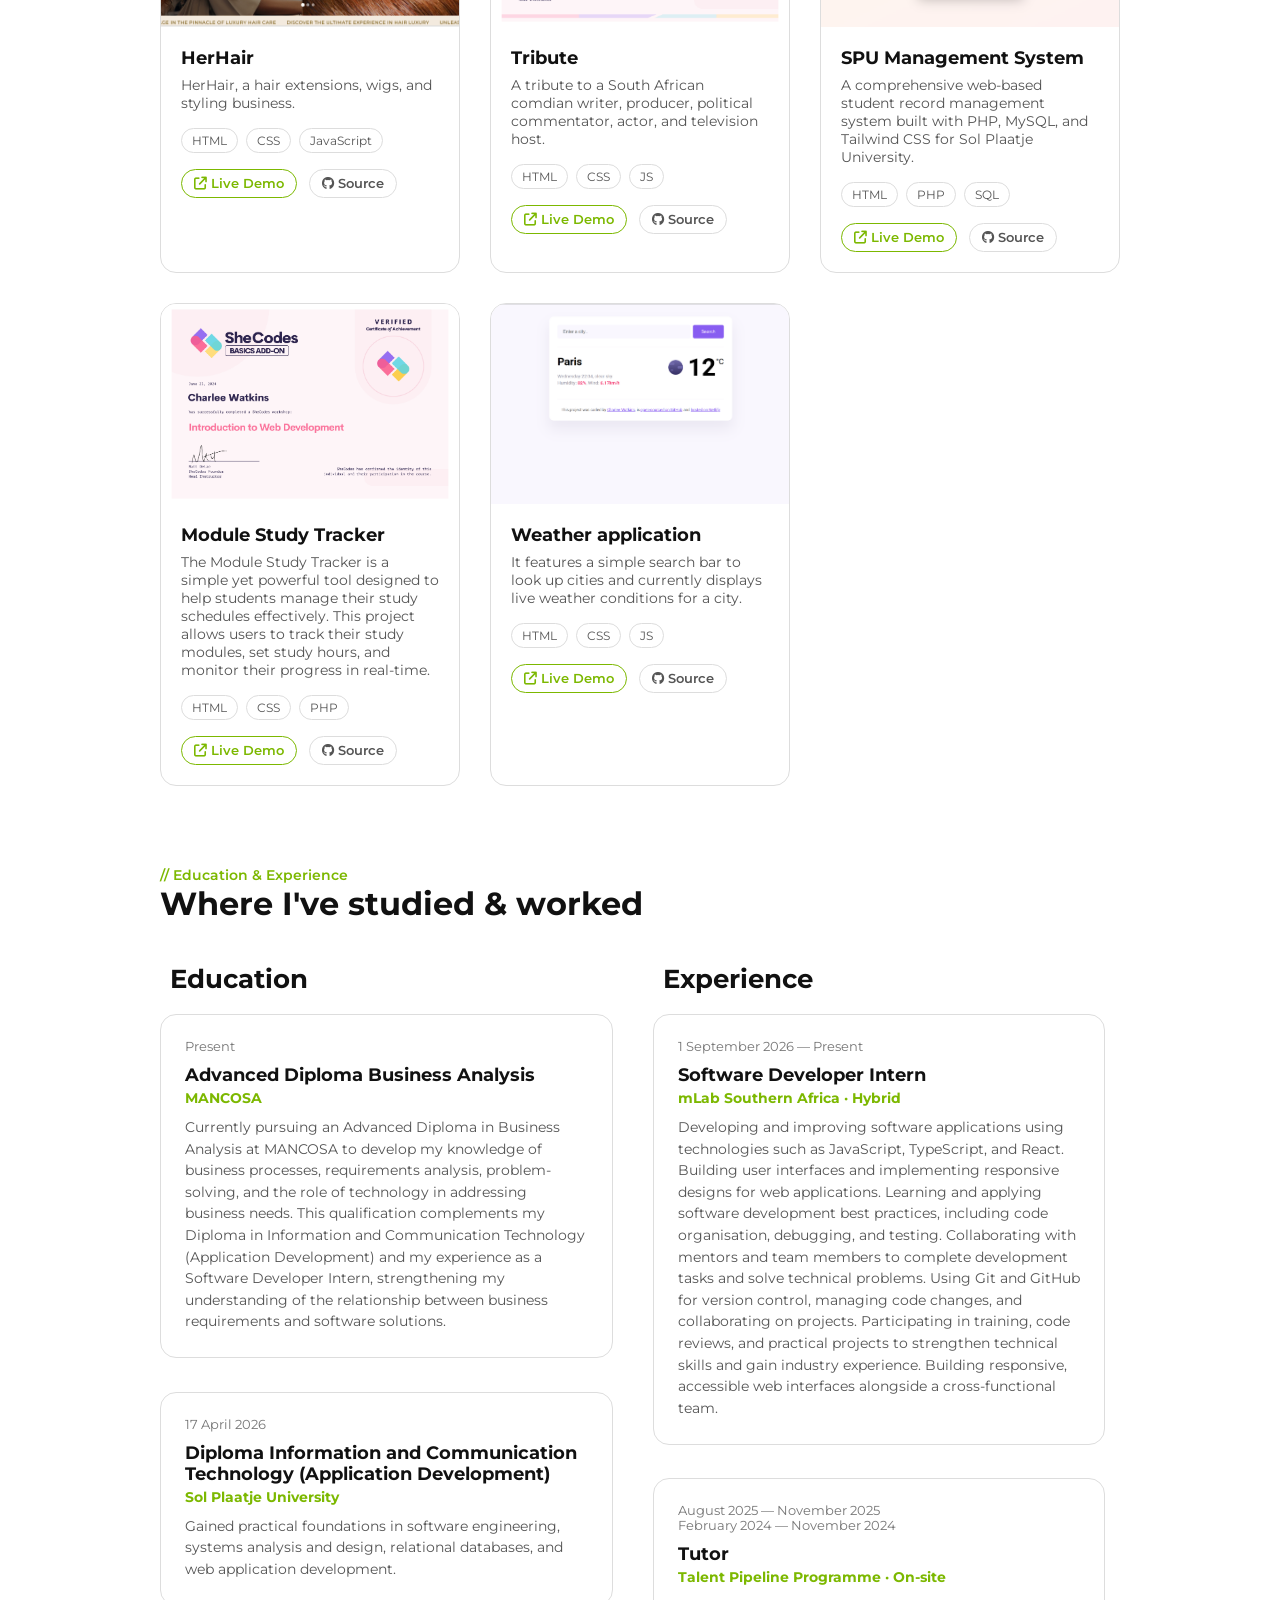
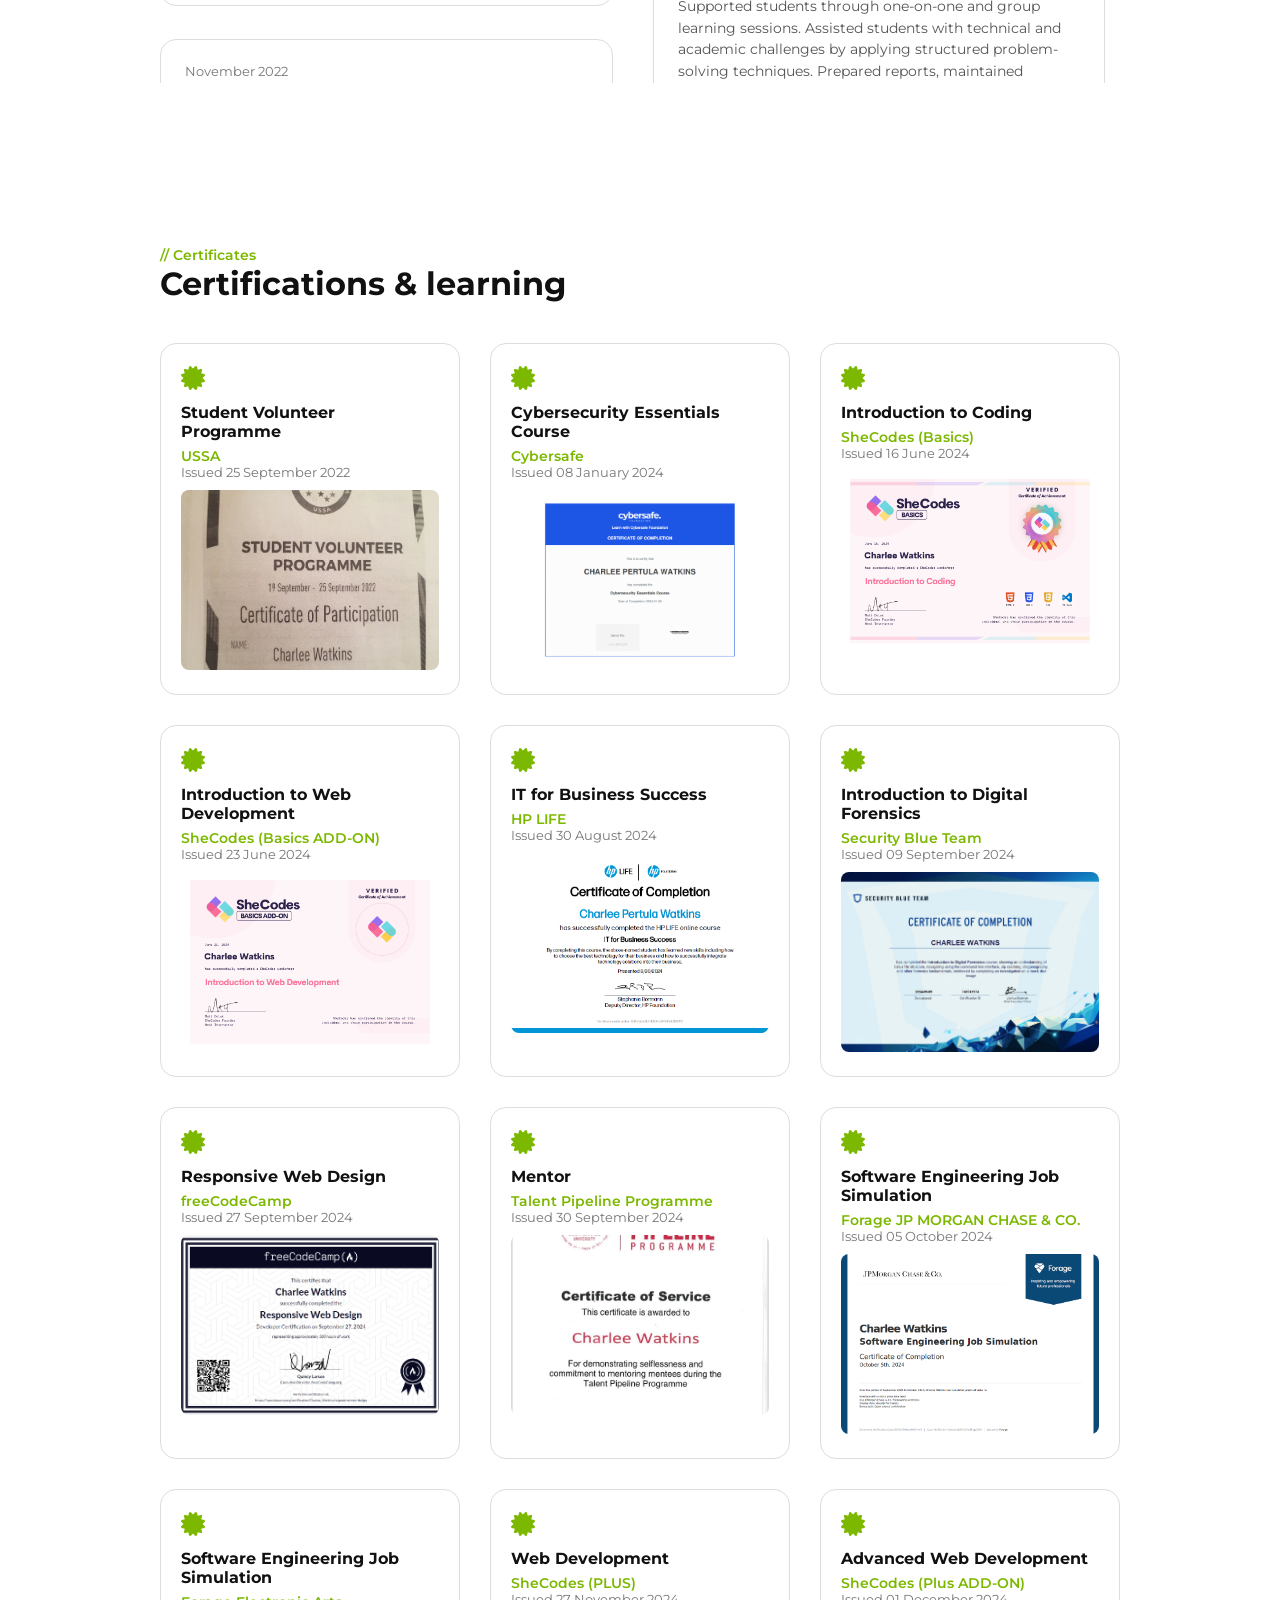
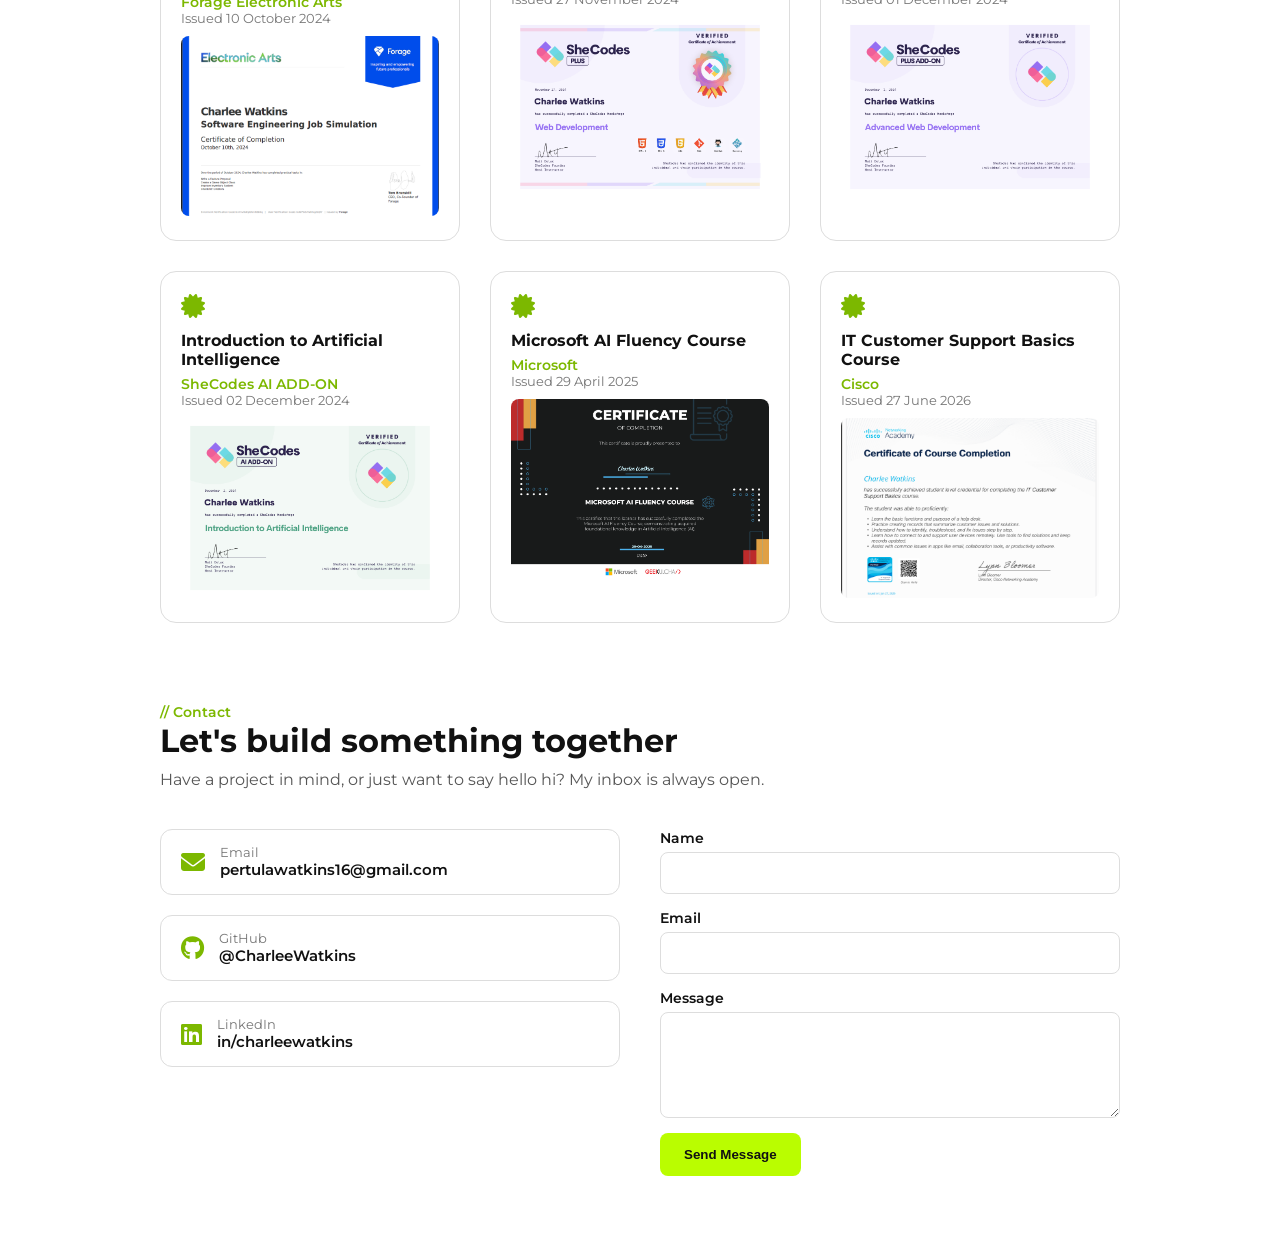
<file: Charlee_Portfolio.html>
<!doctype html>
<html lang="en">
  <head>
    <meta charset="UTF-8" />
    <meta name="viewport" content="width=device-width, initial-scale=1.0" />
    <title>Charlee Watkins Portfolio</title>
    <link rel="stylesheet" href="/style.css" />
    <link rel="preconnect" href="https://fonts.googleapis.com" />
    <link rel="preconnect" href="https://fonts.gstatic.com" crossorigin />
    <link
      href="https://fonts.googleapis.com/css2?family=Montserrat:ital,wght@0,100..900;1,100..900&display=swap"
      rel="stylesheet"
    />
    <link
      rel="stylesheet"
      href="https://cdnjs.cloudflare.com/ajax/libs/font-awesome/6.5.2/css/all.min.css"
    />

    <link
      href="https://cdn.boxicons.com/3.0.8/fonts/basic/boxicons.min.css"
      rel="stylesheet"
    />
    <link
      href="https://cdn.boxicons.com/3.0.8/fonts/filled/boxicons-filled.min.css"
      rel="stylesheet"
    />
    <link
      href="https://cdn.boxicons.com/3.0.8/fonts/brands/boxicons-brands.min.css"
      rel="stylesheet"
    />
  </head>
  <body>
    <header class="nav">
      <div class="nav-container">
        <div class="logo-container">
          <a href="#home">
            <span class="logo_less_than">&#60;</span>CPW<span
              class="logo_greater_than"
              >/&#62;</span
            >
          </a>
        </div>

        <nav>
          <ul>
            <li><a href="#home">Home</a></li>
            <li><a href="#skills">Skills</a></li>
            <li><a href="#projects">Projects</a></li>
            <li><a href="#experience">Experience</a></li>
            <li><a href="#certificates">Certificates</a></li>
            <li><a href="#contact">Contact</a></li>
          </ul>
        </nav>
      </div>
    </header>

    <main class="main-section">
      <section class="hero" id="home">
        <div class="hero_user">
          <div class="hero_text">
            <p class="title">// Software Developer</p>
            <h1 class="hero_name">Charleé&nbsp;Pertula&nbsp;Watkins</h1>
            <p class="hero_description">
              I’m a software developer intern who believes great products sit at
              the intersection of thoughtful design and solid code. My work
              focuses on turning ideas into fast, accessible, and genuinely
              enjoyable web applications from responsive layouts to the subtle
              interactions that make an interface feel alive.
            </p>

            <div class="hero_action">
              <a href="#projects" class="btn_view_projects">
                <span>View Projects</span>
              </a>
              <a href="#" class="btn_cv">
                <span>Download Resume</span>
              </a>
            </div>
          </div>

          <img src="/assets/profile.jpg" alt="Charlee Watkins" class="image" />
        </div>
      </section>
      <section class="skills-section" id="skills">
        <div class="section-container">
          <div class="section-header">
            <p class="title">// Skills</p>
            <h2 class="section-title">Tools &amp; technologies I work with</h2>
          </div>

          <div class="skills-grid">
            <article class="skill-card">
              <h3>Languages</h3>
              <ul class="skill-tags">
                <li><i class="fa-brands fa-java"></i> Java</li>
                <li><i class="fa-brands fa-html5"></i> HTML</li>
                <li><i class="fa-brands fa-css3-alt"></i> CSS</li>
                <li><i class="fa-brands fa-js"></i> JavaScript</li>
                <li><i class="fa-brands fa-python"></i> Python</li>
                <li><i class="fa-brands fa-php"></i> PHP</li>
                <li><i class="fa-solid fa-database"></i> SQL</li>
              </ul>
            </article>

            <article class="skill-card">
              <h3>Frameworks &amp; Tools</h3>
              <ul class="skill-tags">
                <li><i class="fa-brands fa-android"></i> Android</li>
                <li><i class="fa-brands fa-react"></i> React</li>
                <li><i class="fa-brands fa-node-js"></i> Node.js</li>
                <li><i class="fa-brands fa-python"></i> Django</li>
                <li><i class="fa-solid fa-code"></i> VS Code</li>
                <li><i class="fa-solid fa-code"></i> PyCharm</li>
                <li><i class="fa-solid fa-paper-plane"></i> Postman</li>
                <li><i class="fa-solid fa-cloud-arrow-up"></i> Netlify</li>
              </ul>
            </article>

            <article class="skill-card">
              <h3>Design &amp; Collaboration</h3>
              <ul class="skill-tags">
                <li><i class="fa-brands fa-figma"></i> Figma</li>
                <li><i class="fa-brands fa-github"></i> GitHub</li>
                <li><i class="fa-brands fa-slack"></i> Slack</li>
              </ul>
            </article>
          </div>
        </div>
      </section>

      <section class="project-section" id="projects">
        <div class="section-container">
          <div class="section-header">
            <p class="title">// Projects</p>
            <h2 class="section-title">Things I've built</h2>
            <p class="section-subtitle">
              A selection of projects where design and engineering meet.
            </p>
          </div>

          <div class="projects-grid">
            <article class="project-card">
              <div class="project-image">
                <img
                  src="/assets/herhair.png"
                  alt="Screenshot of Portfolio Website project"
                />
              </div>
              <div class="project-content">
                <h3>HerHair</h3>
                <p>HerHair, a hair extensions, wigs, and styling business.</p>
                <ul class="project-tags">
                  <li>HTML</li>
                  <li>CSS</li>
                  <li>JavaScript</li>
                </ul>
                <div class="project-links">
                  <a
                    href="https://herhair.netlify.app/"
                    class="project-link"
                    aria-label="View live demo"
                  >
                    <i
                      class="fa-solid fa-arrow-up-right-from-square"
                      aria-hidden="true"
                    ></i>
                    Live Demo
                  </a>
                  <a
                    href="#"
                    class="project-link"
                    aria-label="View source code"
                  >
                    <i class="fa-brands fa-github" aria-hidden="true"></i>
                    Source
                  </a>
                </div>
              </div>
            </article>

            <article class="project-card">
              <div class="project-image">
                <img
                  src="/assets/Charlee Watkins Introduction to Coding.png"
                  alt="Screenshot of Task Manager App project"
                />
              </div>
              <div class="project-content">
                <h3>Tribute</h3>
                <p>
                  A tribute to a South African comdian writer, producer,
                  political commentator, actor, and television host.
                </p>
                <ul class="project-tags">
                  <li>HTML</li>
                  <li>CSS</li>
                  <li>JS</li>
                </ul>
                <div class="project-links">
                  <a href="#" class="project-link" aria-label="View live demo">
                    <i
                      class="fa-solid fa-arrow-up-right-from-square"
                      aria-hidden="true"
                    ></i>
                    Live Demo
                  </a>
                  <a
                    href="#"
                    class="project-link"
                    aria-label="View source code"
                  >
                    <i class="fa-brands fa-github" aria-hidden="true"></i>
                    Source
                  </a>
                </div>
              </div>
            </article>

            <article class="project-card">
              <div class="project-image">
                <img src="/assets/spu.png" alt="Management" />
              </div>
              <div class="project-content">
                <h3>SPU Management System</h3>
                <p>
                  A comprehensive web-based student record management system
                  built with PHP, MySQL, and Tailwind CSS for Sol Plaatje
                  University.
                </p>
                <ul class="project-tags">
                  <li>HTML</li>
                  <li>PHP</li>
                  <li>SQL</li>
                </ul>
                <div class="project-links">
                  <a href="#" class="project-link" aria-label="View live demo">
                    <i
                      class="fa-solid fa-arrow-up-right-from-square"
                      aria-hidden="true"
                    ></i>
                    Live Demo
                  </a>
                  <a
                    href="https://github.com/CharleeWatkins/spumanagementsystem.git"
                    class="project-link"
                    aria-label="View source code"
                  >
                    <i class="fa-brands fa-github" aria-hidden="true"></i>
                    Source
                  </a>
                </div>
              </div>
            </article>
            <article class="project-card">
              <div class="project-image">
                <img
                  src="/assets/Charlee Watkins Introduction Web Development.png"
                  alt="Module tracker"
                />
              </div>
              <div class="project-content">
                <h3>Module Study Tracker</h3>
                <p>
                  The Module Study Tracker is a simple yet powerful tool
                  designed to help students manage their study schedules
                  effectively. This project allows users to track their study
                  modules, set study hours, and monitor their progress in
                  real-time.
                </p>
                <ul class="project-tags">
                  <li>HTML</li>
                  <li>CSS</li>
                  <li>PHP</li>
                </ul>
                <div class="project-links">
                  <a href="#" class="project-link" aria-label="View live demo">
                    <i
                      class="fa-solid fa-arrow-up-right-from-square"
                      aria-hidden="true"
                    ></i>
                    Live Demo
                  </a>
                  <a
                    href="#"
                    class="project-link"
                    aria-label="View source code"
                  >
                    <i class="fa-brands fa-github" aria-hidden="true"></i>
                    Source
                  </a>
                </div>
              </div>
            </article>

            <article class="project-card">
              <div class="project-image">
                <img
                  src="/assets/Screenshot 2026-11-18 220737.png"
                  alt="Screenshot of Weather Dashboard project"
                />
              </div>
              <div class="project-content">
                <h3>Weather application</h3>
                <p>
                  It features a simple search bar to look up cities and
                  currently displays live weather conditions for a city.
                </p>
                <ul class="project-tags">
                  <li>HTML</li>
                  <li>CSS</li>
                  <li>JS</li>
                </ul>
                <div class="project-links">
                  <a
                    href="https://heroic-pudding-81ddb9.netlify.app/"
                    class="project-link"
                    aria-label="View live demo"
                  >
                    <i
                      class="fa-solid fa-arrow-up-right-from-square"
                      aria-hidden="true"
                    ></i>
                    Live Demo
                  </a>
                  <a
                    href="https://github.com/CharleeWatkins/Weather.git"
                    class="project-link"
                    aria-label="View source code"
                  >
                    <i class="fa-brands fa-github" aria-hidden="true"></i>
                    Source
                  </a>
                </div>
              </div>
            </article>
          </div>
        </div>
      </section>

      <div class="timelinewrapper" id="experience">
        <div class="section-header">
          <p class="title">// Education & Experience</p>
          <h2 class="section-title">Where I've studied & worked</h2>
        </div>

        <div class="timeline-row">
          <div class="timeline-col">
            <h2 class="heading"><i class="bx bx-education"></i> Education</h2>

            <div class="timeline-box">
              <div class="content-box">
                <div class="date">
                  <div><i class="bx bx-calendar"></i> Present</div>
                </div>
                <h3>Advanced Diploma Business Analysis</h3>
                <h4>MANCOSA</h4>
                <p>
                  Currently pursuing an Advanced Diploma in Business Analysis at
                  MANCOSA to develop my knowledge of business processes,
                  requirements analysis, problem-solving, and the role of
                  technology in addressing business needs. This qualification
                  complements my Diploma in Information and Communication
                  Technology (Application Development) and my experience as a
                  Software Developer Intern, strengthening my understanding of
                  the relationship between business requirements and software
                  solutions.
                </p>
              </div>

              <div class="content-box">
                <div class="date">
                  <div><i class="bx bx-calendar"></i>17 April 2026</div>
                </div>
                <h3>
                  Diploma Information and Communication Technology (Application
                  Development)
                </h3>
                <h4>Sol Plaatje University</h4>
                <p>
                  Gained practical foundations in software engineering, systems
                  analysis and design, relational databases, and web application
                  development.
                </p>
              </div>

              <div class="content-box">
                <div class="date">
                  <div><i class="bx bx-calendar"></i>November 2022</div>
                </div>
                <h3>Homevale High School</h3>
                <p>
                  Completed Grade 12 with a focus on Science and Technology.
                </p>
              </div>
            </div>
          </div>

          <div class="timeline-col">
            <h2 class="heading"><i class="bx bx-briefcase"></i> Experience</h2>

            <div class="timeline-box">
              <div class="content-box">
                <div class="date">
                  <div>
                    <i class="bx bx-calendar"></i>1 September 2026 — Present
                  </div>
                </div>
                <h3>Software Developer Intern</h3>
                <h4>mLab Southern Africa · Hybrid</h4>
                <p>
                  Developing and improving software applications using
                  technologies such as JavaScript, TypeScript, and React.
                  Building user interfaces and implementing responsive designs
                  for web applications. Learning and applying software
                  development best practices, including code organisation,
                  debugging, and testing. Collaborating with mentors and team
                  members to complete development tasks and solve technical
                  problems. Using Git and GitHub for version control, managing
                  code changes, and collaborating on projects. Participating in
                  training, code reviews, and practical projects to strengthen
                  technical skills and gain industry experience. Building
                  responsive, accessible web interfaces alongside a
                  cross-functional team.
                </p>
              </div>

              <div class="content-box">
                <div class="date">
                  <div>
                    <i class="bx bx-calendar"></i>August 2025 — November 2025
                  </div>
                  <div>
                    <i class="bx bx-calendar"></i>February 2024 — November 2024
                  </div>
                </div>
                <h3>Tutor</h3>
                <h4>Talent Pipeline Programme · On-site</h4>
                <p>
                  Supported students through one-on-one and group learning
                  sessions. Assisted students with technical and academic
                  challenges by applying structured problem-solving techniques.
                  Prepared reports, maintained programme documentation, and
                  created learning resources using Microsoft 365. Monitored
                  student progress and maintained accurate administrative
                  records. Worked collaboratively with programme coordinators to
                  improve student outcomes.
                </p>
              </div>

              <div class="content-box">
                <div class="date">
                  <div>
                    <i class="bx bx-calendar"></i>August 2026 — August 2026
                  </div>
                  <div>
                    <i class="bx bx-calendar"></i>December 2024 - February 2025
                  </div>
                </div>
                <h3>Sale Assistant</h3>
                <h4>Rage SA · On-site</h4>
                <p>
                  Delivered excellent customer service by assisting customers
                  with enquiries, product selection, and issue resolution in a
                  professional and friendly manner. Processed cash, card,
                  returns, and exchange transactions accurately while
                  maintaining attention to detail and accountability. Maintained
                  merchandising standards and housekeeping to ensure a clean,
                  organised, and customerfriendly store environment. Assisted
                  with stock management, replenishment, stock counts, and
                  safeguarding merchandise to minimize stock losses. Opened new
                  customer accounts and promoted loyalty card registrations
                  while explaining benefits and company promotions.
                </p>
              </div>

              <div class="content-box">
                <div class="date">
                  <div>
                    <i class="bx bx-calendar"></i>January 2024 - November 2024
                  </div>
                </div>
                <h3>Peer Educator</h3>
                <h4>SPU Health and Wellness Centre · On-site</h4>
                <p>
                  Supported student wellness initiatives and awareness
                  campaigns. Assisted with student engagement activities and
                  peer support programmes.
                </p>
              </div>

              <div class="content-box">
                <div class="date">
                  <div>
                    <i class="bx bx-calendar"></i>March 2024 - July 2024
                  </div>
                </div>
                <h3>Student Mentor</h3>
                <h4>SPU Talent Pipeline Programme · On-site</h4>
                <p>
                  Mentored learners by providing academic support, homework
                  assistance, and regular check-ins to track progress. Guided
                  students on study strategies and personal development while
                  offering feedback to improve performance and confidence.
                </p>
              </div>

              <div class="content-box">
                <div class="date">
                  <div>
                    <i class="bx bx-calendar"></i>March 2024 - November 2024
                  </div>
                </div>
                <h3>Mentor</h3>
                <h4>SPU Geekulcha Student Society (GKSS) · On-site</h4>
                <p>
                  Delivered hands-on mentoring in robotics and basic
                  programming, guiding learners through practical activities and
                  problem-solving tasks. Provided personalised support,
                  monitored progress, and collaborated with facilitators to
                  enhance learning outcomes and maintain an engaging
                  environment.
                </p>
              </div>

              <div class="content-box">
                <div class="date">
                  <div>
                    <i class="bx bx-calendar"></i>September 2022 - September
                    2022
                  </div>
                  <div>
                    <i class="bx bx-calendar"></i>September 2023 - September
                    2023
                  </div>
                </div>
                <h3>Student Volunteer</h3>
                <h4>SPU TUSSA 7s Rugby Tournament · On-site</h4>
                <p>
                  Mentored learners by providing academic support, homework
                  assistance, and regular check-ins to track progress. Guided
                  students on study strategies and personal development while
                  offering feedback to improve performance and confidence
                </p>
              </div>
            </div>
          </div>
        </div>
      </div>

      <section class="certificates-section" id="certificates">
        <div class="section-container">
          <div class="section-header">
            <p class="title">// Certificates</p>
            <h2 class="section-title">Certifications &amp; learning</h2>
          </div>

          <div class="certificates-grid">
            <article class="certificate-card">
              <div class="certificate-icon">
                <i class="fa-solid fa-certificate" aria-hidden="true"></i>
              </div>
              <div class="certificate-content">
                <h3>Student Volunteer Programme</h3>
                <p class="certificate-issuer">USSA</p>
                <p class="certificate-date">Issued 25 September 2022</p>
                <img
                  src="/assets/student volunteer.png"
                  width="260px"
                  height="250px"
                />
              </div>
            </article>

            <article class="certificate-card">
              <div class="certificate-icon">
                <i class="fa-solid fa-certificate" aria-hidden="true"></i>
              </div>
              <div class="certificate-content">
                <h3>Cybersecurity Essentials Course</h3>
                <p class="certificate-issuer">Cybersafe</p>
                <p class="certificate-date">Issued 08 January 2024</p>
                <img
                  src="/assets/cybersecurity essentials course.png"
                  width="260px"
                  height="250px"
                />
              </div>
            </article>

            <article class="certificate-card">
              <div class="certificate-icon">
                <i class="fa-solid fa-certificate" aria-hidden="true"></i>
              </div>
              <div class="certificate-content">
                <h3>Introduction to Coding</h3>
                <p class="certificate-issuer">SheCodes (Basics)</p>
                <p class="certificate-date">Issued 16 June 2024</p>
                <img
                  src="/assets/Charlee Watkins Introduction to Coding.png"
                  width="260px"
                  height="250px"
                />
              </div>
            </article>

            <article class="certificate-card">
              <div class="certificate-icon">
                <i class="fa-solid fa-certificate" aria-hidden="true"></i>
              </div>
              <div class="certificate-content">
                <h3>Introduction to Web Development</h3>
                <p class="certificate-issuer">SheCodes (Basics ADD-ON)</p>
                <p class="certificate-date">Issued 23 June 2024</p>
                <img
                  src="/assets/Charlee Watkins Introduction Web Development.png"
                  width="260px"
                  height="250px"
                />
              </div>
            </article>

            <article class="certificate-card">
              <div class="certificate-icon">
                <i class="fa-solid fa-certificate" aria-hidden="true"></i>
              </div>
              <div class="certificate-content">
                <h3>IT for Business Success</h3>
                <p class="certificate-issuer">HP LIFE</p>
                <p class="certificate-date">Issued 30 August 2024</p>
                <img
                  src="/assets/it for business success.png"
                  width="260px"
                  height="250px"
                />
              </div>
            </article>

            <article class="certificate-card">
              <div class="certificate-icon">
                <i class="fa-solid fa-certificate" aria-hidden="true"></i>
              </div>
              <div class="certificate-content">
                <h3>Introduction to Digital Forensics</h3>
                <p class="certificate-issuer">Security Blue Team</p>
                <p class="certificate-date">Issued 09 September 2024</p>
                <img
                  src="/assets/Digital forensics.png"
                  width="260px"
                  height="250px"
                />
              </div>
            </article>

            <article class="certificate-card">
              <div class="certificate-icon">
                <i class="fa-solid fa-certificate" aria-hidden="true"></i>
              </div>
              <div class="certificate-content">
                <h3>Responsive Web Design</h3>
                <p class="certificate-issuer">freeCodeCamp</p>
                <p class="certificate-date">Issued 27 September 2024</p>
                <img
                  src="/assets/Responsive Web Design.png"
                  width="260px"
                  height="250px"
                />
              </div>
            </article>
            <article class="certificate-card">
              <div class="certificate-icon">
                <i class="fa-solid fa-certificate" aria-hidden="true"></i>
              </div>
              <div class="certificate-content">
                <h3>Mentor</h3>
                <p class="certificate-issuer">Talent Pipeline Programme</p>
                <p class="certificate-date">Issued 30 September 2024</p>
                <img
                  src="/assets/1732284808596.jpg"
                  width="260px"
                  height="250px"
                />
              </div>
            </article>

            <article class="certificate-card">
              <div class="certificate-icon">
                <i class="fa-solid fa-certificate" aria-hidden="true"></i>
              </div>
              <div class="certificate-content">
                <h3>Software Engineering Job Simulation</h3>
                <p class="certificate-issuer">Forage JP MORGAN CHASE & CO.</p>
                <p class="certificate-date">Issued 05 October 2024</p>
                <img
                  src="/assets/ForageSEjobsimulation.png"
                  width="260px"
                  height="250px"
                />
              </div>
            </article>

            <article class="certificate-card">
              <div class="certificate-icon">
                <i class="fa-solid fa-certificate" aria-hidden="true"></i>
              </div>
              <div class="certificate-content">
                <h3>Software Engineering Job Simulation</h3>
                <p class="certificate-issuer">Forage Electronic Arts</p>
                <p class="certificate-date">Issued 10 October 2024</p>
                <img src="/assets/SEseJS.png" width="260px" height="250px" />
              </div>
            </article>

            <article class="certificate-card">
              <div class="certificate-icon">
                <i class="fa-solid fa-certificate" aria-hidden="true"></i>
              </div>
              <div class="certificate-content">
                <h3>Web Development</h3>
                <p class="certificate-issuer">SheCodes (PLUS)</p>
                <p class="certificate-date">Issued 27 November 2024</p>
                <img
                  src="/assets/Charlee Watkins Web Development.png"
                  width="260px"
                  height="250px"
                />
              </div>
            </article>

            <article class="certificate-card">
              <div class="certificate-icon">
                <i class="fa-solid fa-certificate" aria-hidden="true"></i>
              </div>
              <div class="certificate-content">
                <h3>Advanced Web Development</h3>
                <p class="certificate-issuer">SheCodes (Plus ADD-ON)</p>
                <p class="certificate-date">Issued 01 December 2024</p>
                <img
                  src="/assets//Charlee Watkins Advance Web Development.png"
                  width="260px"
                  height="250px"
                />
              </div>
            </article>

            <article class="certificate-card">
              <div class="certificate-icon">
                <i class="fa-solid fa-certificate" aria-hidden="true"></i>
              </div>
              <div class="certificate-content">
                <h3>Introduction to Artificial Intelligence</h3>
                <p class="certificate-issuer">SheCodes AI ADD-ON</p>
                <p class="certificate-date">Issued 02 December 2024</p>
                <img
                  src="/assets/Charlee Watkins SheCodes AI.png"
                  width="260px"
                  height="250px"
                />
              </div>
            </article>

            <article class="certificate-card">
              <div class="certificate-icon">
                <i class="fa-solid fa-certificate" aria-hidden="true"></i>
              </div>
              <div class="certificate-content">
                <h3>Microsoft AI Fluency Course</h3>
                <p class="certificate-issuer">Microsoft</p>
                <p class="certificate-date">Issued 29 April 2025</p>
                <img
                  src="/assets/Charlee  - Certificate - MSAISkillsDev Course - 20250429141421.png"
                  width="260px"
                  height="250px"
                />
              </div>
            </article>

            <article class="certificate-card">
              <div class="certificate-icon">
                <i class="fa-solid fa-certificate" aria-hidden="true"></i>
              </div>
              <div class="certificate-content">
                <h3>IT Customer Support Basics Course</h3>
                <p class="certificate-issuer">Cisco</p>
                <p class="certificate-date">Issued 27 June 2026</p>
                <img
                  src="/assets/It customer support.png"
                  width="260px"
                  height="250px"
                />
              </div>
            </article>
          </div>
        </div>
      </section>

      <section class="contact-section" id="contact">
        <div class="section-container">
          <div class="section-header">
            <p class="title">// Contact</p>
            <h2 class="section-title">Let's build something together</h2>
            <p class="section-subtitle">
              Have a project in mind, or just want to say hello hi? My inbox is
              always open.
            </p>
          </div>

          <div class="contact-body">
            <div class="contact-info">
              <a href="mailto:pertulawatkins16@gmail.com" class="contact-item">
                <i class="fa-solid fa-envelope" aria-hidden="true"></i>
                <div>
                  <span class="contact-label">Email</span>
                  <span class="contact-value">pertulawatkins16@gmail.com</span>
                </div>
              </a>

              <a
                href="https://github.com/CharleeWatkins/"
                target="_blank"
                rel="noopener noreferrer"
                class="contact-item"
              >
                <i class="fa-brands fa-github" aria-hidden="true"></i>
                <div>
                  <span class="contact-label">GitHub</span>
                  <span class="contact-value">@CharleeWatkins</span>
                </div>
              </a>

              <a
                href="www.linkedin.com/in/charleé-watkins-2180a62ab"
                target="_blank"
                rel="noopener noreferrer"
                class="contact-item"
              >
                <i class="fa-brands fa-linkedin" aria-hidden="true"></i>
                <div>
                  <span class="contact-label">LinkedIn</span>
                  <span class="contact-value">in/charleewatkins</span>
                </div>
              </a>
            </div>

            <form class="contact-form" action="#" method="post">
              <div class="form-group">
                <label for="contact-name">Name</label>
                <input type="text" id="contact-name" name="name" required />
              </div>

              <div class="form-group">
                <label for="contact-email">Email</label>
                <input type="email" id="contact-email" name="email" required />
              </div>

              <div class="form-group">
                <label for="contact-message">Message</label>
                <textarea
                  id="contact-message"
                  name="message"
                  rows="5"
                  required
                ></textarea>
              </div>

              <button type="submit" class="btn_view_projects">
                <span>Send Message</span>
              </button>
            </form>
          </div>
        </div>
      </section>
    </main>
  </body>
</html>
</file>
<file: style.css>
* {
  margin: 0;
  padding: 0;
  box-sizing: border-box;
}

body {
  font-family: "Montserrat", sans-serif;
  color: #111;
  background: #fff;
}

.nav {
  padding: 20px 40px;
  margin-bottom: 40px;
}

.nav-container {
  display: flex;
  justify-content: space-between;
  align-items: center;
  flex-wrap: wrap;
  gap: 20px;
}

.logo-container a {
  font-weight: 500;
  font-size: 1.25rem;
  text-decoration: none;
  color: #111;
}

.nav ul {
  display: flex;
  gap: 20px;
  list-style: none;
  flex-wrap: wrap;
  justify-content: center;
}

.nav a {
  text-decoration: none;
  color: #111;
}

.nav a:hover {
  color: #7cb800;
}

.hero {
  padding: 40px;
}

.hero_user {
  display: flex;
  align-items: center;
  justify-content: space-between;
  gap: 40px;
  flex-wrap: wrap;
}

.hero_text {
  display: flex;
  flex-direction: column;
  gap: 16px;
  flex: 1 1 400px;
}

.title {
  font-size: 0.9rem;
  color: #7cb800;
  font-weight: 600;
}

.hero_name {
  font-size: 3.5rem;
  line-height: 1.1;
}

.hero_description {
  line-height: 1.6;
  color: #444;
}

.hero_action {
  display: flex;
  gap: 16px;
  margin-top: 8px;
  flex-wrap: wrap;
}

.btn_view_projects,
.btn_cv {
  padding: 14px 24px;
  border-radius: 8px;
  font-weight: 600;
  text-decoration: none;
  display: inline-block;
}

.btn_view_projects {
  background-color: #bafd00;
  color: #111;
}

.btn_view_projects:hover {
  background-color: #9cd400;
}

.btn_cv {
  border: 2px solid #bafd00;
  color: #4d7a00;
}

.btn_cv:hover {
  background-color: rgba(186, 253, 0, 0.15);
}

.image {
  width: 100%;
  max-width: 420px;
  height: auto;
  object-fit: cover;
  border-radius: 16px;
}

.section-container {
  max-width: 1000px;
  width: 100%;
  margin: 80px auto;
  padding: 0 20px;
}

.section-header {
  margin-bottom: 20px;
}

.section-title {
  font-size: 2rem;
  color: #111;
}

.section-subtitle {
  color: #555;
  margin-top: 10px;
}

.skills-grid,
.projects-grid,
.certificates-grid {
  display: grid;
  grid-template-columns: repeat(auto-fit, minmax(280px, 1fr));
  gap: 30px;
  margin-top: 40px;
}

.skill-card,
.project-card,
.certificate-card,
.content-box {
  background: #fff;
  border: 1px solid #ddd;
  border-radius: 16px;
  padding: 20px;
}

.project-card {
  padding: 0;
  overflow: hidden;
}

.project-card:hover {
  transform: translateY(-5px);
  border-color: #7cb800;
}

.project-image {
  height: 200px;
  background: #1a1f2e;
}

.project-image img {
  width: 100%;
  height: 100%;
  object-fit: cover;
}

.project-content {
  padding: 20px;
}

.project-content h3 {
  font-size: 1.1rem;
  margin-bottom: 8px;
  color: #111;
}

.project-content p {
  font-size: 0.9rem;
  color: #555;
  margin-bottom: 16px;
}

.project-tags {
  display: flex;
  flex-wrap: wrap;
  gap: 8px;
  list-style: none;
  margin-bottom: 16px;
}

.project-tags li {
  font-size: 0.75rem;
  padding: 4px 10px;
  border-radius: 20px;
  border: 1px solid #ddd;
  color: #555;
}

.project-links {
  display: flex;
  gap: 12px;
}

.project-link {
  font-size: 0.8rem;
  font-weight: 600;
  text-decoration: none;
  color: #555;
  border: 1px solid #ddd;
  padding: 6px 12px;
  border-radius: 20px;
}

.project-link:hover {
  color: #111;
  border-color: #111;
}

.project-link:first-child {
  color: #7cb800;
  border-color: #7cb800;
}

.project-link:first-child:hover {
  background: rgba(124, 184, 0, 0.1);
}

.certificate-icon {
  color: #7cb800;
  font-size: 1.5rem;
  margin-bottom: 10px;
}

.certificate-content h3 {
  font-size: 1rem;
  margin-bottom: 6px;
}

.certificate-issuer {
  color: #7cb800;
  font-size: 0.9rem;
  font-weight: 600;
}

.certificate-date {
  color: #777;
  font-size: 0.8rem;
  margin-bottom: 10px;
}

.certificate-content img {
  width: 100%;
  height: 180px;
  object-fit: cover;
  border-radius: 8px;
}

.timelinewrapper {
  max-width: 1000px;
  width: 100%;
  margin: 80px auto;
  padding: 0 20px;
  height: 100vh;
}

.timeline-row {
  display: grid;
  grid-template-columns: repeat(auto-fit, minmax(300px, 1fr));
  gap: 40px;
  margin-top: 40px;
  height: 80%;
  overflow-y: auto;
  scroll-behavior: smooth;
  scrollbar-width: thin;
  padding-right: 15px;
}

.timeline-col {
  display: flex;
  flex-direction: column;
}

.heading {
  font-size: 1.6rem;
  margin-bottom: 20px;
  display: flex;
  align-items: center;
  gap: 10px;
}

.heading i {
  font-size: 2rem;
}

.timeline-box {
  display: flex;
  flex-direction: column;
  gap: 0.85rem;
}

.content-box {
  padding: 24px;
  margin-bottom: 20px;
}

.content-box:hover {
  border-color: #7cb800;
}

.content-box h3 {
  font-size: 1.1rem;
  margin-bottom: 4px;
}

.content-box h4 {
  font-size: 0.9rem;
  margin-bottom: 10px;
  color: #7cb800;
}

.content-box .date {
  font-size: 0.8rem;
  color: #777;
  margin-bottom: 10px;
  display: flex;
  flex-direction: column;
}

.content-box p {
  font-size: 0.9rem;
  color: #555;
  line-height: 1.5;
}

.skill-card h3 {
  font-size: 1.1rem;
  margin-bottom: 16px;
  color: #111;
}

.skill-tags {
  display: flex;
  flex-wrap: wrap;
  gap: 10px;
  list-style: none;
  padding: 0;
}

.skill-tags li {
  display: flex;
  align-items: center;
  gap: 8px;
  font-size: 0.85rem;
  padding: 6px 12px;
  border-radius: 20px;
  border: 1px solid #ddd;
  color: #555;
}

.skill-tags i {
  color: #7cb800;
  font-size: 1rem;
}

.contact-body {
  display: flex;
  gap: 40px;
  margin-top: 40px;
  flex-wrap: wrap;
}

.contact-info {
  flex: 1 1 300px;
  display: flex;
  flex-direction: column;
  gap: 20px;
}

.contact-item {
  display: flex;
  align-items: center;
  gap: 15px;
  text-decoration: none;
  color: #111;
  border: 1px solid #ddd;
  padding: 15px 20px;
  border-radius: 12px;
}

.contact-item:hover {
  border-color: #7cb800;
}

.contact-item i {
  font-size: 1.5rem;
  color: #7cb800;
}

.contact-label {
  display: block;
  font-size: 0.8rem;
  color: #777;
}

.contact-value {
  font-weight: 600;
  font-size: 0.95rem;
}

.contact-form {
  flex: 1 1 300px;
  display: flex;
  flex-direction: column;
  gap: 15px;
}

.form-group {
  display: flex;
  flex-direction: column;
  gap: 5px;
}

.form-group label {
  font-size: 0.9rem;
  font-weight: 600;
}

.form-group input,
.form-group textarea {
  width: 100%;
  padding: 12px;
  border: 1px solid #ddd;
  border-radius: 8px;
  font-family: inherit;
}

.form-group input:focus,
.form-group textarea:focus {
  outline: none;
  border-color: #7cb800;
}

.contact-form button {
  align-self: flex-start;
  border: none;
}
</file>
